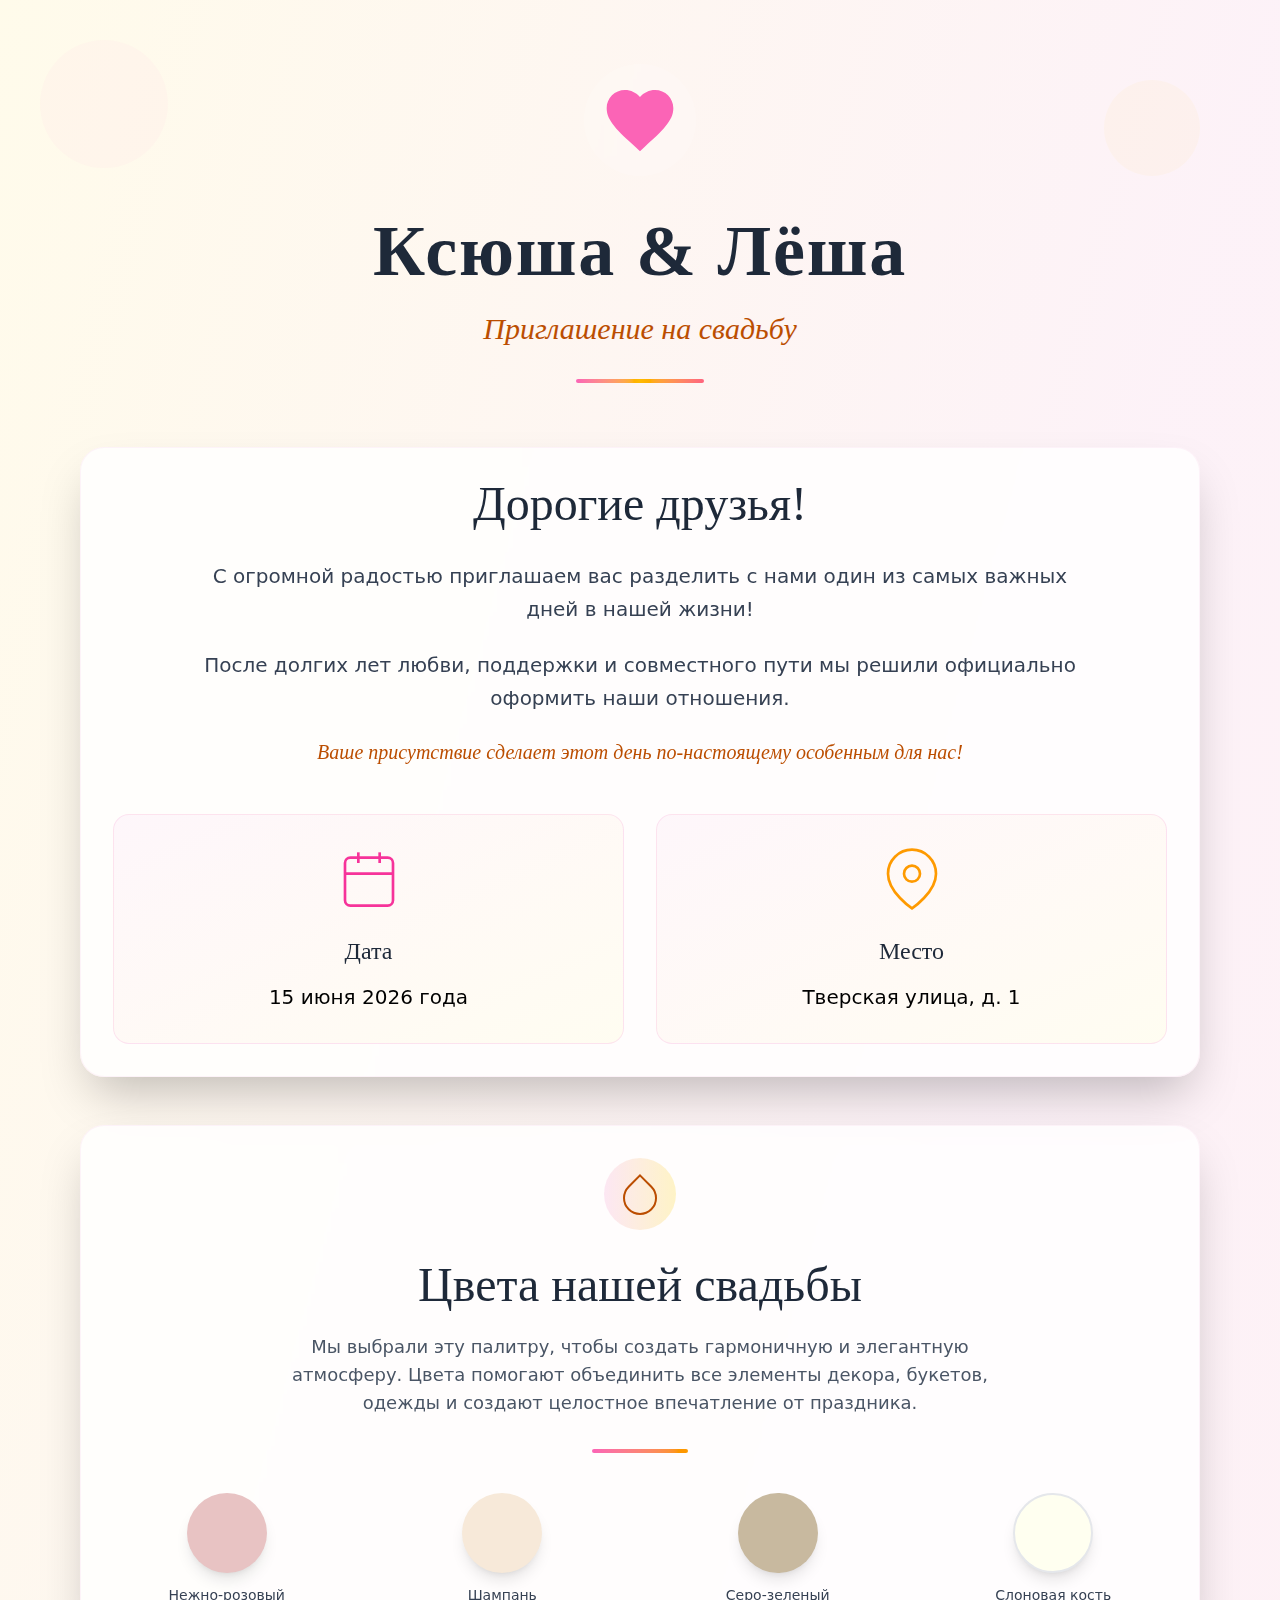
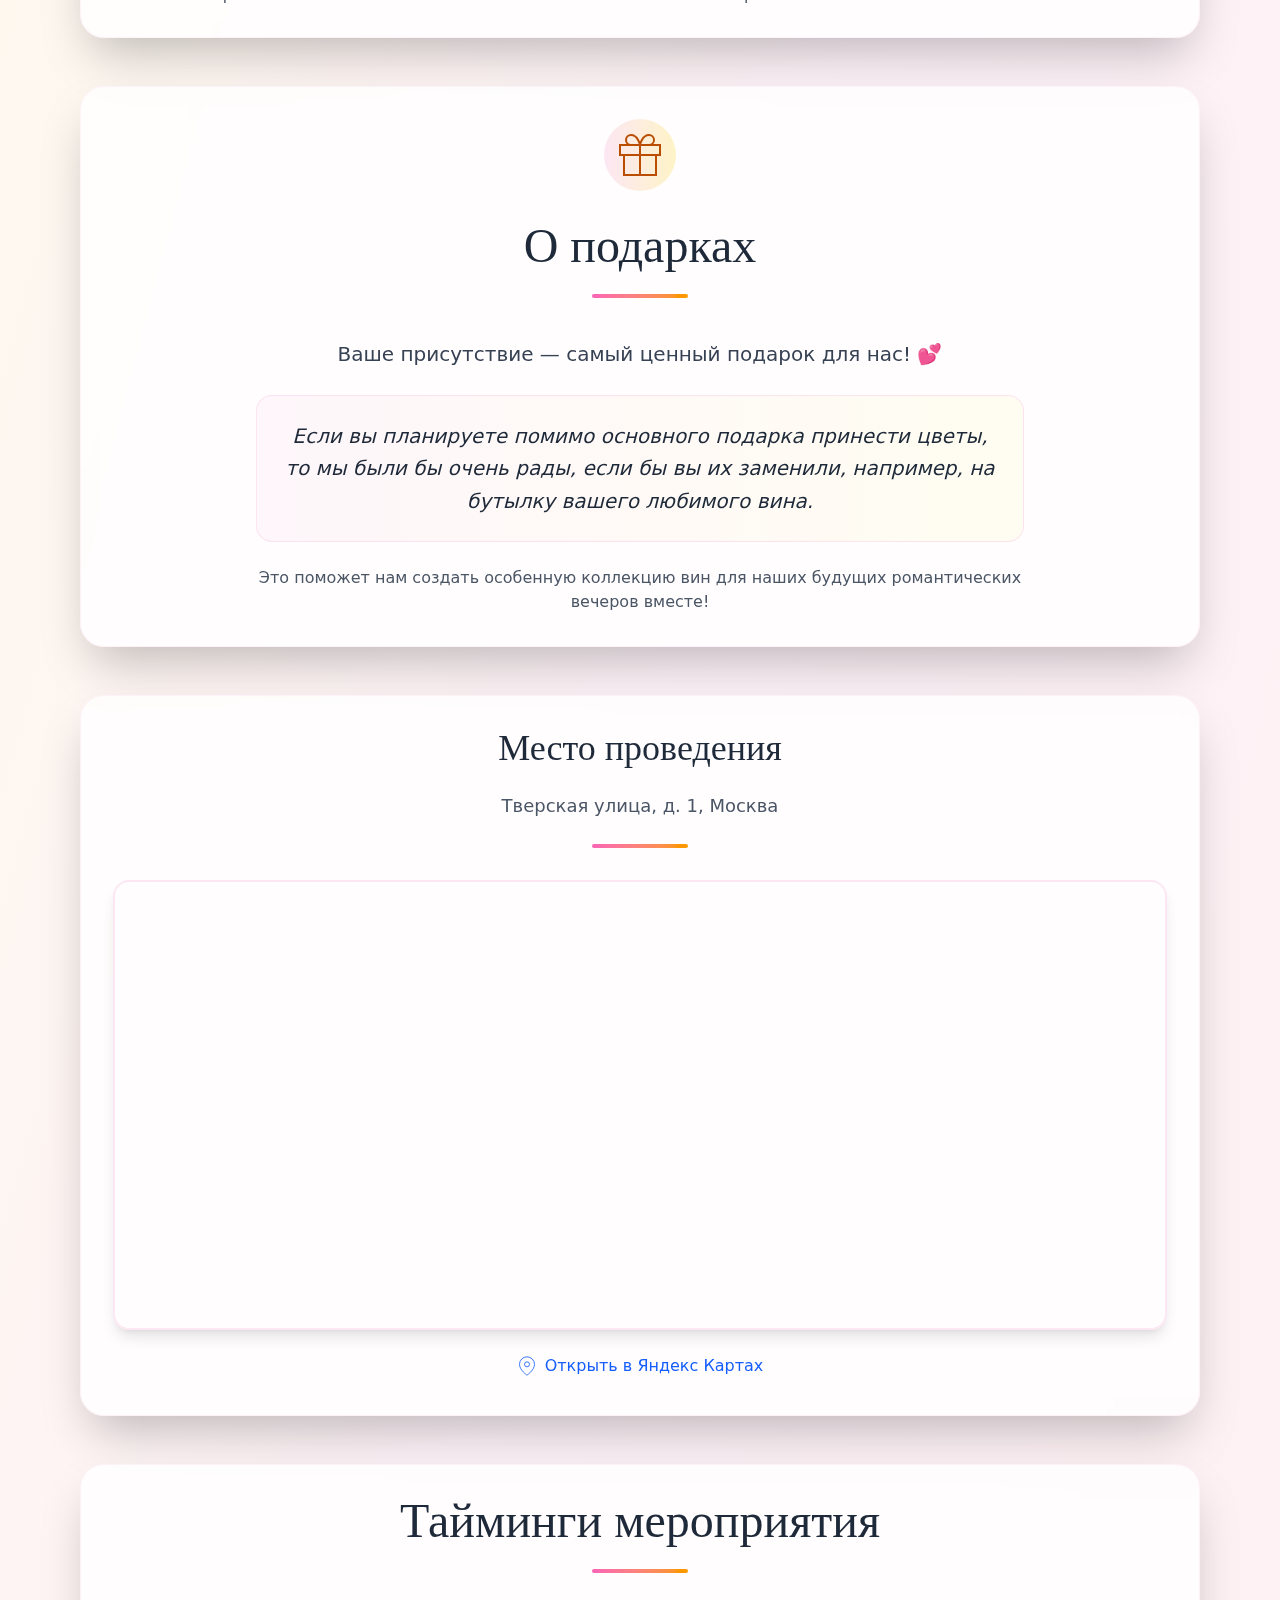
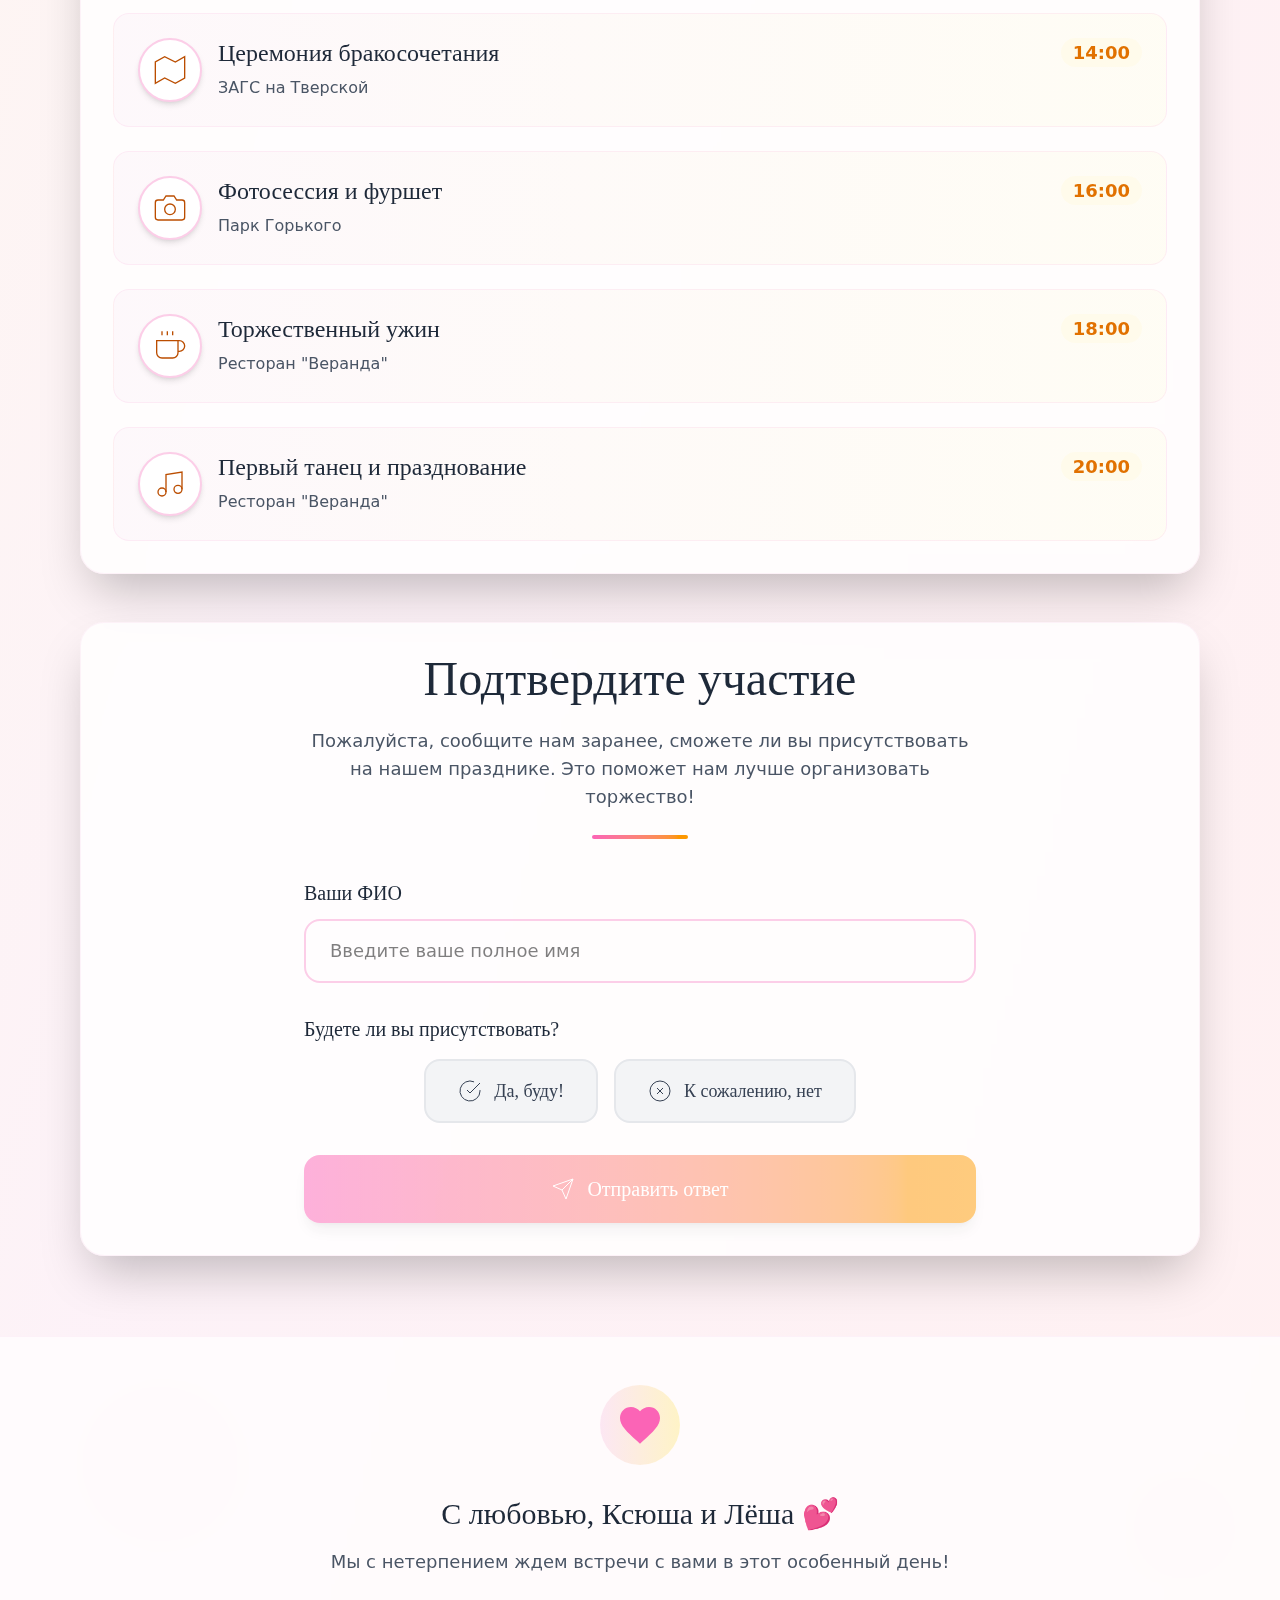
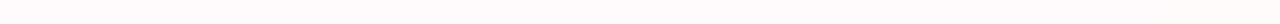
<file: index.html>
<!DOCTYPE html>
<html lang="ru">
<head>
    <meta charset="UTF-8">
    <meta name="viewport" content="width=device-width, initial-scale=1.0">
    <title>Свадьба Ксюши и Лёши - 15 июня 2026</title>
    
    <link rel="preconnect" href="https://fonts.googleapis.com">
    <link rel="preconnect" href="https://fonts.gstatic.com" crossorigin>
    <link href="https://fonts.googleapis.com/css2?family=Playfair+Display:ital,wght@0,400;0,700;1,400&display=swap" rel="stylesheet">
    
    <link rel="stylesheet" href="styles.css"> 
</head>
<body class="min-h-screen bg-gradient-to-br from-amber-50 via-pink-50 to-rose-50 relative overflow-x-hidden">
    
    <div class="absolute inset-0 opacity-5 pointer-events-none">
        <div class="absolute top-10 left-10 w-32 h-32 rounded-full bg-pink-300"></div>
        <div class="absolute top-20 right-20 w-24 h-24 rounded-full bg-amber-300"></div>
        <div class="absolute bottom-20 left-20 w-40 h-40 rounded-full bg-rose-300"></div>
        <div class="absolute bottom-10 right-10 w-28 h-28 rounded-full bg-pink-200"></div>
    </div>

    <header class="text-center py-16 px-4 relative z-10">
        <div class="max-w-4xl mx-auto">
            <div class="inline-block p-4 bg-white/20 backdrop-blur-sm rounded-full mb-8">
                <svg class="w-20 h-20 mx-auto text-pink-400" fill="currentColor" viewBox="0 0 24 24">
                    <path d="M12 21.35l-1.45-1.32C5.4 15.36 2 12.28 2 8.5 2 5.42 4.42 3 7.5 3c1.74 0 3.41.81 4.5 2.09C13.09 3.81 14.76 3 16.5 3 19.58 3 22 5.42 22 8.5c0 3.78-3.4 6.86-8.55 11.54L12 21.35z"/>
                </svg>
            </div>
            <h1 class="text-5xl md:text-7xl font-bold mb-6 tracking-wide font-serif text-gray-800">Ксюша & Лёша</h1>
            <p class="text-2xl md:text-3xl font-light italic font-serif text-amber-700">Приглашение на свадьбу</p>
            <div class="w-32 h-1 bg-gradient-to-r from-pink-400 via-amber-400 to-rose-400 mx-auto mt-8 rounded-full"></div>
        </div>
    </header>

    <main class="max-w-6xl mx-auto px-4 pb-20 relative z-10">
        
        <section class="bg-white/80 backdrop-blur-sm rounded-3xl shadow-2xl p-8 mb-12 border border-pink-100/50">
            <div class="text-center mb-8">
                <h2 class="text-3xl md:text-5xl font-serif mb-8 text-gray-800">Дорогие друзья!</h2>
                <div class="text-lg md:text-xl leading-relaxed text-gray-700 max-w-4xl mx-auto font-light">
                    <p class="mb-6">С огромной радостью приглашаем вас разделить с нами один из самых важных дней в нашей жизни!</p>
                    <p class="mb-6">После долгих лет любви, поддержки и совместного пути мы решили официально оформить наши отношения.</p>
                    <p class="text-xl font-medium italic font-serif text-amber-700">Ваше присутствие сделает этот день по-настоящему особенным для нас!</p>
                </div>
            </div>

            <div class="grid md:grid-cols-2 gap-8 mt-12">
                <div class="text-center p-8 bg-gradient-to-br from-pink-50/70 to-amber-50/70 rounded-2xl backdrop-blur-sm border border-pink-200/50">
                    <svg class="w-16 h-16 mx-auto mb-6 text-pink-500" fill="none" stroke="currentColor" viewBox="0 0 24 24">
                        <rect x="3" y="4" width="18" height="18" rx="2" ry="2"></rect>
                        <line x1="16" y1="2" x2="16" y2="6"></line>
                        <line x1="8" y1="2" x2="8" y2="6"></line>
                        <line x1="3" y1="10" x2="21" y2="10"></line>
                    </svg>
                    <h3 class="text-2xl font-serif mb-4 text-gray-800">Дата</h3>
                    <p class="text-xl">15 июня 2026 года</p>
                </div>
                <div class="text-center p-8 bg-gradient-to-br from-pink-50/70 to-amber-50/70 rounded-2xl backdrop-blur-sm border border-pink-200/50">
                    <svg class="w-16 h-16 mx-auto mb-6 text-amber-500" fill="none" stroke="currentColor" viewBox="0 0 24 24">
                        <path d="M21 10c0 7-9 13-9 13s-9-6-9-13a9 9 0 0 1 18 0z"></path>
                        <circle cx="12" cy="10" r="3"></circle>
                    </svg>
                    <h3 class="text-2xl font-serif mb-4 text-gray-800">Место</h3>
                    <p class="text-xl">Тверская улица, д. 1</p>
                </div>
            </div>
        </section>

        <section class="bg-white/80 backdrop-blur-sm rounded-3xl shadow-2xl p-8 mb-12 border border-pink-100/50">
            <div class="text-center mb-10">
                <div class="inline-block p-3 bg-gradient-to-r from-pink-100 to-amber-100 rounded-full mb-6">
                    <svg class="w-12 h-12 mx-auto text-amber-700" fill="none" stroke="currentColor" viewBox="0 0 24 24">
                        <path d="M12 2.69l5.66 5.66a8 8 0 1 1-11.31 0z"></path>
                    </svg>
                </div>
                <h2 class="text-3xl md:text-5xl font-serif mb-6 text-gray-800">Цвета нашей свадьбы</h2>
                <p class="text-lg text-gray-600 max-w-3xl mx-auto font-light mb-8">
                    Мы выбрали эту палитру, чтобы создать гармоничную и элегантную атмосферу. 
                    Цвета помогают объединить все элементы декора, букетов, одежды и создают целостное впечатление от праздника.
                </p>
                <div class="w-24 h-1 bg-gradient-to-r from-pink-400 to-amber-500 mx-auto rounded-full"></div>
            </div>

            <div class="grid grid-cols-2 md:grid-cols-4 gap-6 md:gap-12 justify-items-center">
                <div class="text-center">
                    <div class="w-20 h-20 rounded-full mb-3 shadow-lg mx-auto" style="background-color: #e8c3c3"></div>
                    <p class="text-sm font-medium text-gray-700">Нежно-розовый</p>
                </div>
                <div class="text-center">
                    <div class="w-20 h-20 rounded-full mb-3 shadow-lg mx-auto" style="background-color: #f7e9d9"></div>
                    <p class="text-sm font-medium text-gray-700">Шампань</p>
                </div>
                <div class="text-center">
                    <div class="w-20 h-20 rounded-full mb-3 shadow-lg mx-auto" style="background-color: #c8b99f"></div>
                    <p class="text-sm font-medium text-gray-700">Серо-зеленый</p>
                </div>
                <div class="text-center">
                    <div class="w-20 h-20 rounded-full mb-3 shadow-lg border-2 border-gray-200 mx-auto" style="background-color: #fffff0"></div>
                    <p class="text-sm font-medium text-gray-700">Слоновая кость</p>
                </div>
            </div>
        </section>

        <section class="bg-white/80 backdrop-blur-sm rounded-3xl shadow-2xl p-8 mb-12 border border-pink-100/50">
            <div class="text-center mb-10">
                <div class="inline-block p-3 bg-gradient-to-r from-pink-100 to-amber-100 rounded-full mb-6">
                    <svg class="w-12 h-12 mx-auto text-amber-700" fill="none" stroke="currentColor" viewBox="0 0 24 24">
                        <polyline points="20 12 20 22 4 22 4 12"></polyline>
                        <rect x="2" y="7" width="20" height="5"></rect>
                        <line x1="12" y1="22" x2="12" y2="7"></line>
                        <path d="M12 7H7.5a2.5 2.5 0 0 1 0-5C11 2 12 7 12 7z"></path>
                        <path d="M12 7h4.5a2.5 2.5 0 0 0 0-5C13 2 12 7 12 7z"></path>
                    </svg>
                </div>
                <h2 class="text-3xl md:text-5xl font-serif mb-6 text-gray-800">О подарках</h2>
                <div class="w-24 h-1 bg-gradient-to-r from-pink-400 to-amber-500 mx-auto rounded-full mb-8"></div>
            </div>

            <div class="max-w-3xl mx-auto text-center">
                <p class="text-lg md:text-xl leading-relaxed text-gray-700 font-light mb-6">Ваше присутствие — самый ценный подарок для нас! 💕</p>
                <div class="bg-gradient-to-r from-pink-50/70 to-amber-50/70 rounded-2xl p-6 border border-pink-200/50">
                    <p class="text-lg md:text-xl leading-relaxed text-gray-800 font-medium italic">
                        Если вы планируете помимо основного подарка принести цветы, то мы были бы очень рады, 
                        если бы вы их заменили, например, на бутылку вашего любимого вина.
                    </p>
                </div>
                <p class="text-gray-600 mt-6 font-light">Это поможет нам создать особенную коллекцию вин для наших будущих романтических вечеров вместе!</p>
            </div>
        </section>

        <section class="bg-white/80 backdrop-blur-sm rounded-3xl shadow-2xl p-8 mb-12 border border-pink-100/50">
            <div class="text-center mb-8">
                <h2 class="text-3xl md:text-4xl font-serif mb-6 text-gray-800">Место проведения</h2>
                <p class="text-lg text-gray-600 mb-6">Тверская улица, д. 1, Москва</p>
                <div class="w-24 h-1 bg-gradient-to-r from-pink-400 to-amber-500 mx-auto rounded-full mb-8"></div>
            </div>
            
            <div class="relative w-full rounded-2xl overflow-hidden shadow-lg border-2 border-pink-100" style="height: 450px;">
                <iframe src="https://yandex.ru/map-widget/v1/?ll=37.610831%2C55.760806&z=17&l=map&pt=37.610831,55.760806,pm2rdm" width="100%" height="450" frameborder="0" allowfullscreen="true" style="position:relative;" loading="lazy"></iframe>
            </div>
            
            <div class="text-center mt-6">
                <a href="https://yandex.ru/maps/?pt=37.610831,55.760806&z=17&l=map" target="_blank" class="inline-flex items-center space-x-2 text-blue-600 hover:text-blue-800 font-medium transition-colors">
                    <svg class="w-5 h-5" fill="none" stroke="currentColor" viewBox="0 0 24 24">
                        <path d="M21 10c0 7-9 13-9 13s-9-6-9-13a9 9 0 0 1 18 0z"></path>
                        <circle cx="12" cy="10" r="3"></circle>
                    </svg>
                    <span>Открыть в Яндекс Картах</span>
                </a>
            </div>
        </section>

        <section class="bg-white/80 backdrop-blur-sm rounded-3xl shadow-2xl p-6 md:p-8 mb-12 border border-pink-100/50">
            <div class="text-center mb-10">
                <h2 class="text-3xl md:text-5xl font-serif mb-6 text-gray-800">Тайминги мероприятия</h2>
                <div class="w-24 h-1 bg-gradient-to-r from-pink-400 to-amber-500 mx-auto rounded-full"></div>
            </div>

            <div class="space-y-6">
                <div class="flex items-start space-x-4 p-4 md:p-6 bg-gradient-to-r from-pink-50/50 to-amber-50/50 rounded-2xl backdrop-blur-sm border border-pink-200/30 hover:shadow-lg transition-all duration-300">
                    <div class="flex-shrink-0 w-12 h-12 md:w-16 md:h-16 rounded-full bg-white flex items-center justify-center shadow-md border-2 border-pink-200">
                        <svg class="w-6 h-6 md:w-8 md:h-8 text-amber-700" fill="none" stroke="currentColor" viewBox="0 0 24 24">
                            <polygon points="1 6 1 22 8 18 16 22 23 18 23 2 16 6 8 2 1 6"></polygon>
                        </svg>
                    </div>
                    <div class="flex-1 text-left">
                        <div class="flex flex-col sm:flex-row sm:items-center sm:justify-between gap-1 md:gap-2">
                            <h3 class="text-lg md:text-2xl font-serif font-medium text-gray-800 leading-tight">Церемония бракосочетания</h3>
                            <div class="mt-1 sm:mt-0">
                                <span class="text-sm md:text-lg font-semibold text-amber-600 bg-amber-50 px-3 py-1 rounded-full whitespace-nowrap">14:00</span>
                            </div>
                        </div>
                        <p class="text-gray-600 mt-1 md:mt-2 text-sm md:text-base">ЗАГС на Тверской</p>
                    </div>
                </div>

                <div class="flex items-start space-x-4 p-4 md:p-6 bg-gradient-to-r from-pink-50/50 to-amber-50/50 rounded-2xl backdrop-blur-sm border border-pink-200/30 hover:shadow-lg transition-all duration-300">
                    <div class="flex-shrink-0 w-12 h-12 md:w-16 md:h-16 rounded-full bg-white flex items-center justify-center shadow-md border-2 border-pink-200">
                        <svg class="w-6 h-6 md:w-8 md:h-8 text-amber-700" fill="none" stroke="currentColor" viewBox="0 0 24 24">
                            <path d="M23 19a2 2 0 0 1-2 2H3a2 2 0 0 1-2-2V8a2 2 0 0 1 2-2h4l2-3h6l2 3h4a2 2 0 0 1 2 2z"></path>
                            <circle cx="12" cy="13" r="4"></circle>
                        </svg>
                    </div>
                    <div class="flex-1 text-left">
                        <div class="flex flex-col sm:flex-row sm:items-center sm:justify-between gap-1 md:gap-2">
                            <h3 class="text-lg md:text-2xl font-serif font-medium text-gray-800 leading-tight">Фотосессия и фуршет</h3>
                            <div class="mt-1 sm:mt-0">
                                <span class="text-sm md:text-lg font-semibold text-amber-600 bg-amber-50 px-3 py-1 rounded-full whitespace-nowrap">16:00</span>
                            </div>
                        </div>
                        <p class="text-gray-600 mt-1 md:mt-2 text-sm md:text-base">Парк Горького</p>
                    </div>
                </div>

                <div class="flex items-start space-x-4 p-4 md:p-6 bg-gradient-to-r from-pink-50/50 to-amber-50/50 rounded-2xl backdrop-blur-sm border border-pink-200/30 hover:shadow-lg transition-all duration-300">
                    <div class="flex-shrink-0 w-12 h-12 md:w-16 md:h-16 rounded-full bg-white flex items-center justify-center shadow-md border-2 border-pink-200">
                        <svg class="w-6 h-6 md:w-8 md:h-8 text-amber-700" fill="none" stroke="currentColor" viewBox="0 0 24 24">
                            <path d="M18 8h1a4 4 0 0 1 0 8h-1M2 8h16v9a4 4 0 0 1-4 4H6a4 4 0 0 1-4-4V8z"></path>
                            <line x1="6" y1="1" x2="6" y2="4"></line>
                            <line x1="10" y1="1" x2="10" y2="4"></line>
                            <line x1="14" y1="1" x2="14" y2="4"></line>
                        </svg>
                    </div>
                    <div class="flex-1 text-left">
                        <div class="flex flex-col sm:flex-row sm:items-center sm:justify-between gap-1 md:gap-2">
                            <h3 class="text-lg md:text-2xl font-serif font-medium text-gray-800 leading-tight">Торжественный ужин</h3>
                            <div class="mt-1 sm:mt-0">
                                <span class="text-sm md:text-lg font-semibold text-amber-600 bg-amber-50 px-3 py-1 rounded-full whitespace-nowrap">18:00</span>
                            </div>
                        </div>
                        <p class="text-gray-600 mt-1 md:mt-2 text-sm md:text-base">Ресторан "Веранда"</p>
                    </div>
                </div>

                <div class="flex items-start space-x-4 p-4 md:p-6 bg-gradient-to-r from-pink-50/50 to-amber-50/50 rounded-2xl backdrop-blur-sm border border-pink-200/30 hover:shadow-lg transition-all duration-300">
                    <div class="flex-shrink-0 w-12 h-12 md:w-16 md:h-16 rounded-full bg-white flex items-center justify-center shadow-md border-2 border-pink-200">
                        <svg class="w-6 h-6 md:w-8 md:h-8 text-amber-700" fill="none" stroke="currentColor" viewBox="0 0 24 24">
                            <path d="M9 18V5l12-2v13"></path>
                            <circle cx="6" cy="18" r="3"></circle>
                            <circle cx="18" cy="16" r="3"></circle>
                        </svg>
                    </div>
                    <div class="flex-1 text-left">
                        <div class="flex flex-col sm:flex-row sm:items-center sm:justify-between gap-1 md:gap-2">
                            <h3 class="text-lg md:text-2xl font-serif font-medium text-gray-800 leading-tight">Первый танец и празднование</h3>
                            <div class="mt-1 sm:mt-0">
                                <span class="text-sm md:text-lg font-semibold text-amber-600 bg-amber-50 px-3 py-1 rounded-full whitespace-nowrap">20:00</span>
                            </div>
                        </div>
                        <p class="text-gray-600 mt-1 md:mt-2 text-sm md:text-base">Ресторан "Веранда"</p>
                    </div>
                </div>
            </div>
        </section>

        <section class="bg-white/80 backdrop-blur-sm rounded-3xl shadow-2xl p-8 border border-pink-100/50">
            <div class="text-center mb-10">
                <h2 class="text-3xl md:text-5xl font-serif mb-6 text-gray-800">Подтвердите участие</h2>
                <p class="text-lg text-gray-600 max-w-2xl mx-auto font-light">
                    Пожалуйста, сообщите нам заранее, сможете ли вы присутствовать на нашем празднике. 
                    Это поможет нам лучше организовать торжество!
                </p>
                <div class="w-24 h-1 bg-gradient-to-r from-pink-400 to-amber-500 mx-auto rounded-full mt-6"></div>
            </div>

            <div id="successModal" class="fixed inset-0 bg-black/50 flex items-center justify-center z-50 hidden">
                <div class="bg-white rounded-2xl p-8 max-w-md w-full mx-4 shadow-2xl">
                    <div class="text-center">
                        <div class="inline-flex items-center justify-center w-16 h-16 rounded-full bg-green-100 mb-6">
                            <svg class="w-8 h-8 text-green-600" fill="none" stroke="currentColor" viewBox="0 0 24 24">
                                <path stroke-linecap="round" stroke-linejoin="round" stroke-width="2" d="M5 13l4 4L19 7"></path>
                            </svg>
                        </div>
                        <h3 class="text-2xl font-serif font-bold text-gray-800 mb-4">Спасибо за ответ!</h3>
                        <p class="text-gray-600 mb-6">Мы рады, что вы с нами в этот особенный день!</p>
                        <button id="closeModal" class="w-full py-3 bg-gradient-to-r from-pink-400 to-amber-500 hover:from-pink-500 hover:to-amber-600 text-white font-serif rounded-xl transition-all transform hover:scale-[1.02]">
                            Закрыть
                        </button>
                    </div>
                </div>
            </div>

            <form id="rsvpForm" class="max-w-2xl mx-auto">
                <div class="mb-8">
                    <label for="name" class="block text-xl font-serif mb-3 text-gray-800">Ваши ФИО</label>
                    <input type="text" id="name" name="name" class="w-full px-6 py-4 border-2 border-pink-200 rounded-2xl focus:ring-3 focus:ring-pink-300 focus:border-transparent outline-none transition-all text-lg" placeholder="Введите ваше полное имя" required />
                </div>

                <div style="position: absolute; left: -9999px; opacity: 0;">
                    <label for="fax_number">Fax Number</label>
                    <input type="text" id="fax_number" name="fax_number" tabindex="-1" autocomplete="off">
                </div>

                <div class="mb-8">
                    <label class="block text-xl font-serif mb-4 text-gray-800">Будете ли вы присутствовать?</label>
                    <input type="hidden" id="attending" name="attending" value="">
                    <div class="flex flex-wrap gap-4 justify-center">
                        <button type="button" id="attendYes" onclick="selectAttending('yes')" class="flex items-center space-x-3 px-8 py-4 rounded-2xl font-serif text-lg transition-all transform hover:scale-105 bg-gray-100 text-gray-700 hover:bg-gray-200 border-2 border-gray-200">
                            <svg class="w-6 h-6" fill="none" stroke="currentColor" viewBox="0 0 24 24">
                                <path d="M22 11.08V12a10 10 0 1 1-5.93-9.14"></path>
                                <polyline points="22 4 12 14.01 9 11.01"></polyline>
                            </svg>
                            <span>Да, буду!</span>
                        </button>
                        <button type="button" id="attendNo" onclick="selectAttending('no')" class="flex items-center space-x-3 px-8 py-4 rounded-2xl font-serif text-lg transition-all transform hover:scale-105 bg-gray-100 text-gray-700 hover:bg-gray-200 border-2 border-gray-200">
                            <svg class="w-6 h-6" fill="none" stroke="currentColor" viewBox="0 0 24 24">
                                <circle cx="12" cy="12" r="10"></circle>
                                <line x1="15" y1="9" x2="9" y2="15"></line>
                                <line x1="9" y1="9" x2="15" y2="15"></line>
                            </svg>
                            <span>К сожалению, нет</span>
                        </button>
                    </div>
                </div>

                <button type="submit" id="submitBtn" class="w-full bg-gradient-to-r from-pink-400 to-amber-500 hover:from-pink-500 hover:to-amber-600 text-white font-serif text-xl py-5 px-8 rounded-2xl transition-all transform hover:scale-105 disabled:opacity-50 disabled:cursor-not-allowed flex items-center justify-center space-x-3 shadow-lg hover:shadow-xl" disabled>
                    <svg class="w-6 h-6" fill="none" stroke="currentColor" viewBox="0 0 24 24">
                        <line x1="22" y1="2" x2="11" y2="13"></line>
                        <polygon points="22 2 15 22 11 13 2 9 22 2"></polygon>
                    </svg>
                    <span>Отправить ответ</span>
                </button>
            </form>
        </section>
    </main>

    <footer class="text-center py-12 px-4 bg-white/70 backdrop-blur-sm border-t border-pink-100/50 relative z-10">
        <div class="max-w-4xl mx-auto">
            <div class="inline-block p-4 bg-gradient-to-r from-pink-100 to-amber-100 rounded-full mb-6">
                <svg class="w-12 h-12 text-pink-400" fill="currentColor" viewBox="0 0 24 24">
                    <path d="M12 21.35l-1.45-1.32C5.4 15.36 2 12.28 2 8.5 2 5.42 4.42 3 7.5 3c1.74 0 3.41.81 4.5 2.09C13.09 3.81 14.76 3 16.5 3 19.58 3 22 5.42 22 8.5c0 3.78-3.4 6.86-8.55 11.54L12 21.35z"/>
                </svg>
            </div>
            <p class="text-2xl md:text-3xl font-serif mb-4 text-gray-800">С любовью, Ксюша и Лёша 💕</p>
            <p class="text-lg text-gray-600 font-light">Мы с нетерпением ждем встречи с вами в этот особенный день!</p>
        </div>
    </footer>

    <script>
        function selectAttending(value) {
            const yesBtn = document.getElementById('attendYes');
            const noBtn = document.getElementById('attendNo');
            const hiddenInput = document.getElementById('attending');
            const submitBtn = document.getElementById('submitBtn');
            
            // Reset buttons
            yesBtn.className = 'flex items-center space-x-3 px-8 py-4 rounded-2xl font-serif text-lg transition-all transform hover:scale-105 bg-gray-100 text-gray-700 hover:bg-gray-200 border-2 border-gray-200';
            noBtn.className = 'flex items-center space-x-3 px-8 py-4 rounded-2xl font-serif text-lg transition-all transform hover:scale-105 bg-gray-100 text-gray-700 hover:bg-gray-200 border-2 border-gray-200';
            
            // Set selected button
            if (value === 'yes') {
                yesBtn.className += ' bg-green-100 text-green-800 border-2 border-green-300 shadow-lg';
            } else {
                noBtn.className += ' bg-red-100 text-red-800 border-2 border-red-300 shadow-lg';
            }
            
            hiddenInput.value = value;
            submitBtn.disabled = false;
        }

        document.getElementById('rsvpForm').addEventListener('submit', async function(e) {
            e.preventDefault();
            
            const name = document.getElementById('name').value.trim();
            const attending = document.getElementById('attending').value;
            
            if (!name || !attending) {
                return;
            }
            
            // Show loading state
            const submitBtn = document.getElementById('submitBtn');
            const originalText = submitBtn.innerHTML;
            submitBtn.innerHTML = '<span>Отправка...</span>';
            submitBtn.disabled = true;
            
            try {
                const formData = new FormData();
                formData.append('name', name);
                formData.append('attending', attending);

                const response = await fetch('https://script.google.com/macros/s/AKfycbwQC5cjAcMq0MPjWE-hrZ_f7dTXo4CADzjh7W-LoiH-2wAMqB-DlPD_OQoSB-UD88N-bQ/exec', {
                    method: 'POST',
                    body: formData
                });
                
                // Show success modal
                document.getElementById('successModal').classList.remove('hidden');
                
                // Reset form completely
                document.getElementById('name').value = '';
                document.getElementById('attending').value = '';
                document.getElementById('attendYes').className = 'flex items-center space-x-3 px-8 py-4 rounded-2xl font-serif text-lg transition-all transform hover:scale-105 bg-gray-100 text-gray-700 hover:bg-gray-200 border-2 border-gray-200';
                document.getElementById('attendNo').className = 'flex items-center space-x-3 px-8 py-4 rounded-2xl font-serif text-lg transition-all transform hover:scale-105 bg-gray-100 text-gray-700 hover:bg-gray-200 border-2 border-gray-200';
                submitBtn.disabled = true;
                
            } catch (error) {
                console.error('Error:', error);
                alert('Произошла ошибка при отправке. Попробуйте еще раз.');
            } finally {
                submitBtn.innerHTML = originalText;
                submitBtn.disabled = false;
            }
        });

        // Enable submit button when name is entered and attending is selected
        document.getElementById('name').addEventListener('input', function() {
            const name = this.value.trim();
            const attending = document.getElementById('attending').value;
            document.getElementById('submitBtn').disabled = !(name && attending);
        });

        // Close modal functionality
        document.getElementById('closeModal').addEventListener('click', function() {
            document.getElementById('successModal').classList.add('hidden');
        });
        
        // Close modal when clicking outside
        document.getElementById('successModal').addEventListener('click', function(e) {
            if (e.target.id === 'successModal') {
                this.classList.add('hidden');
            }
        });
    </script>
</body>
</html>
</file>
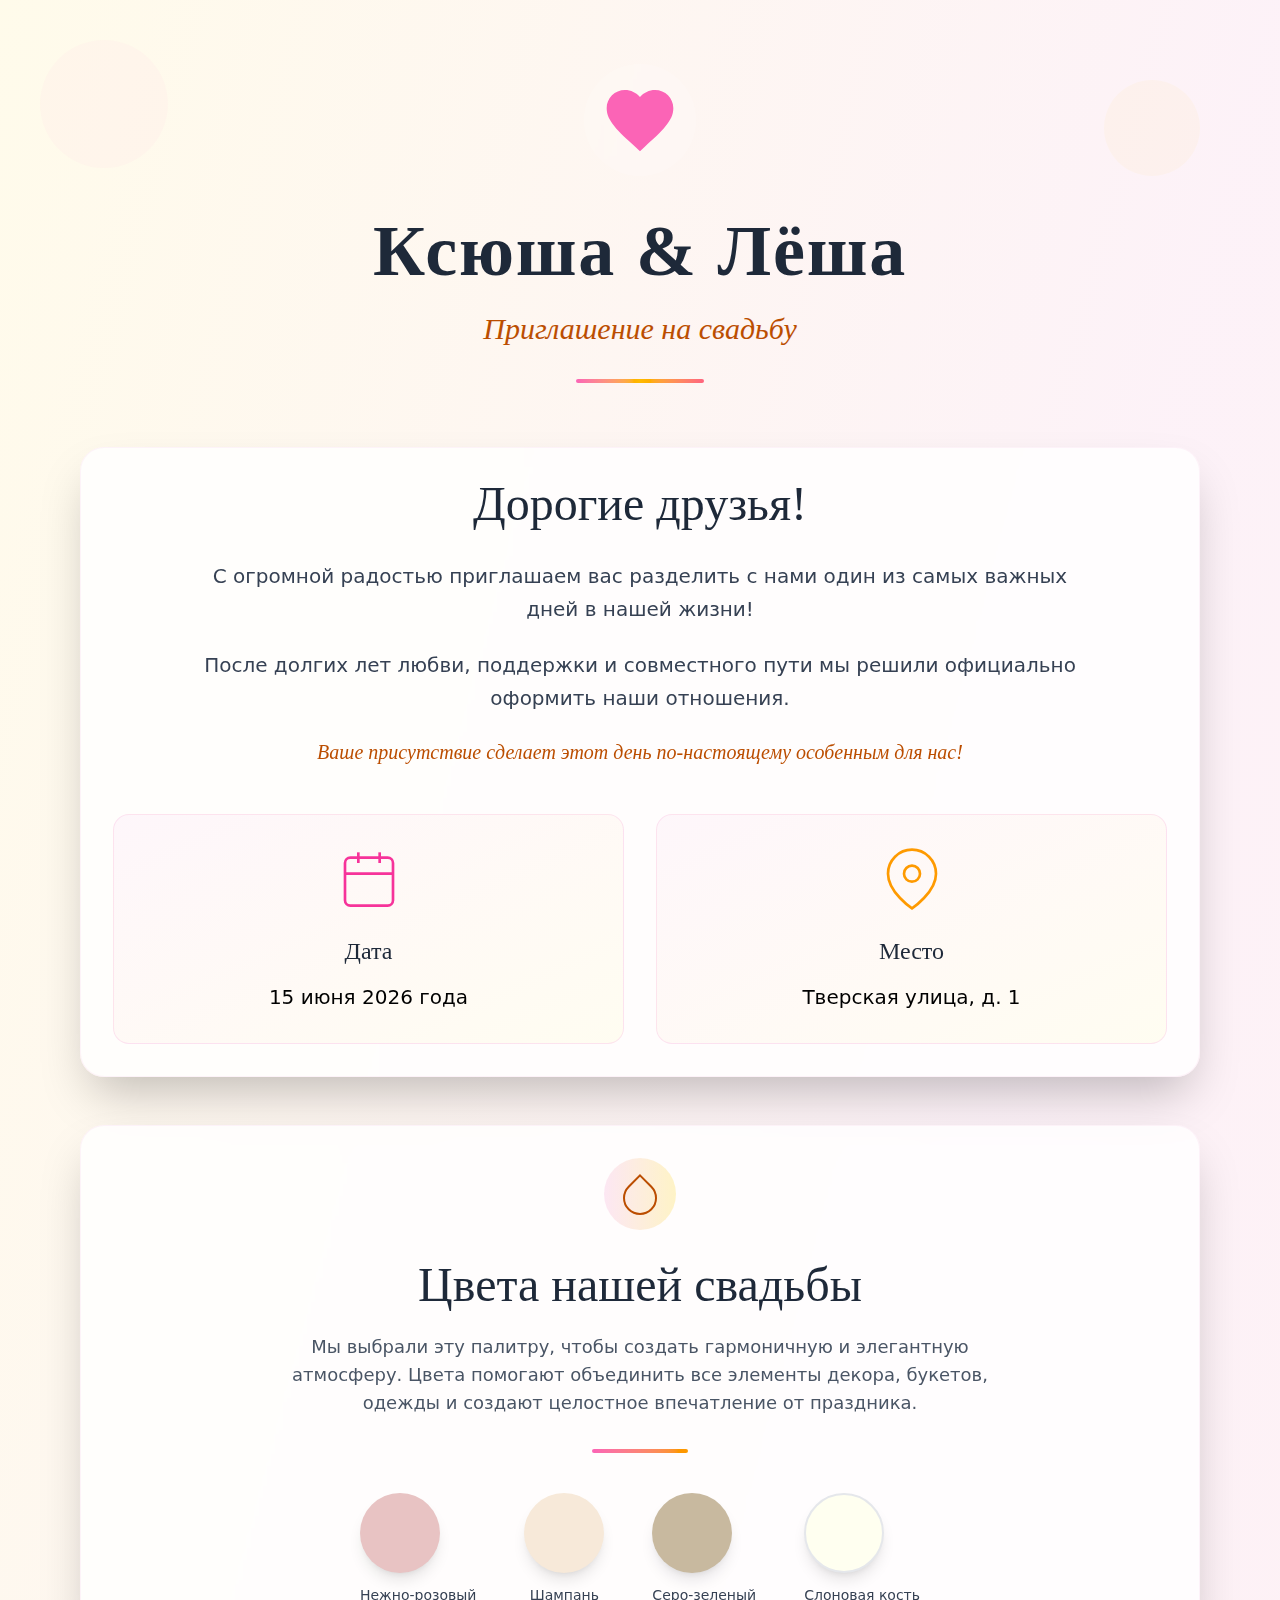
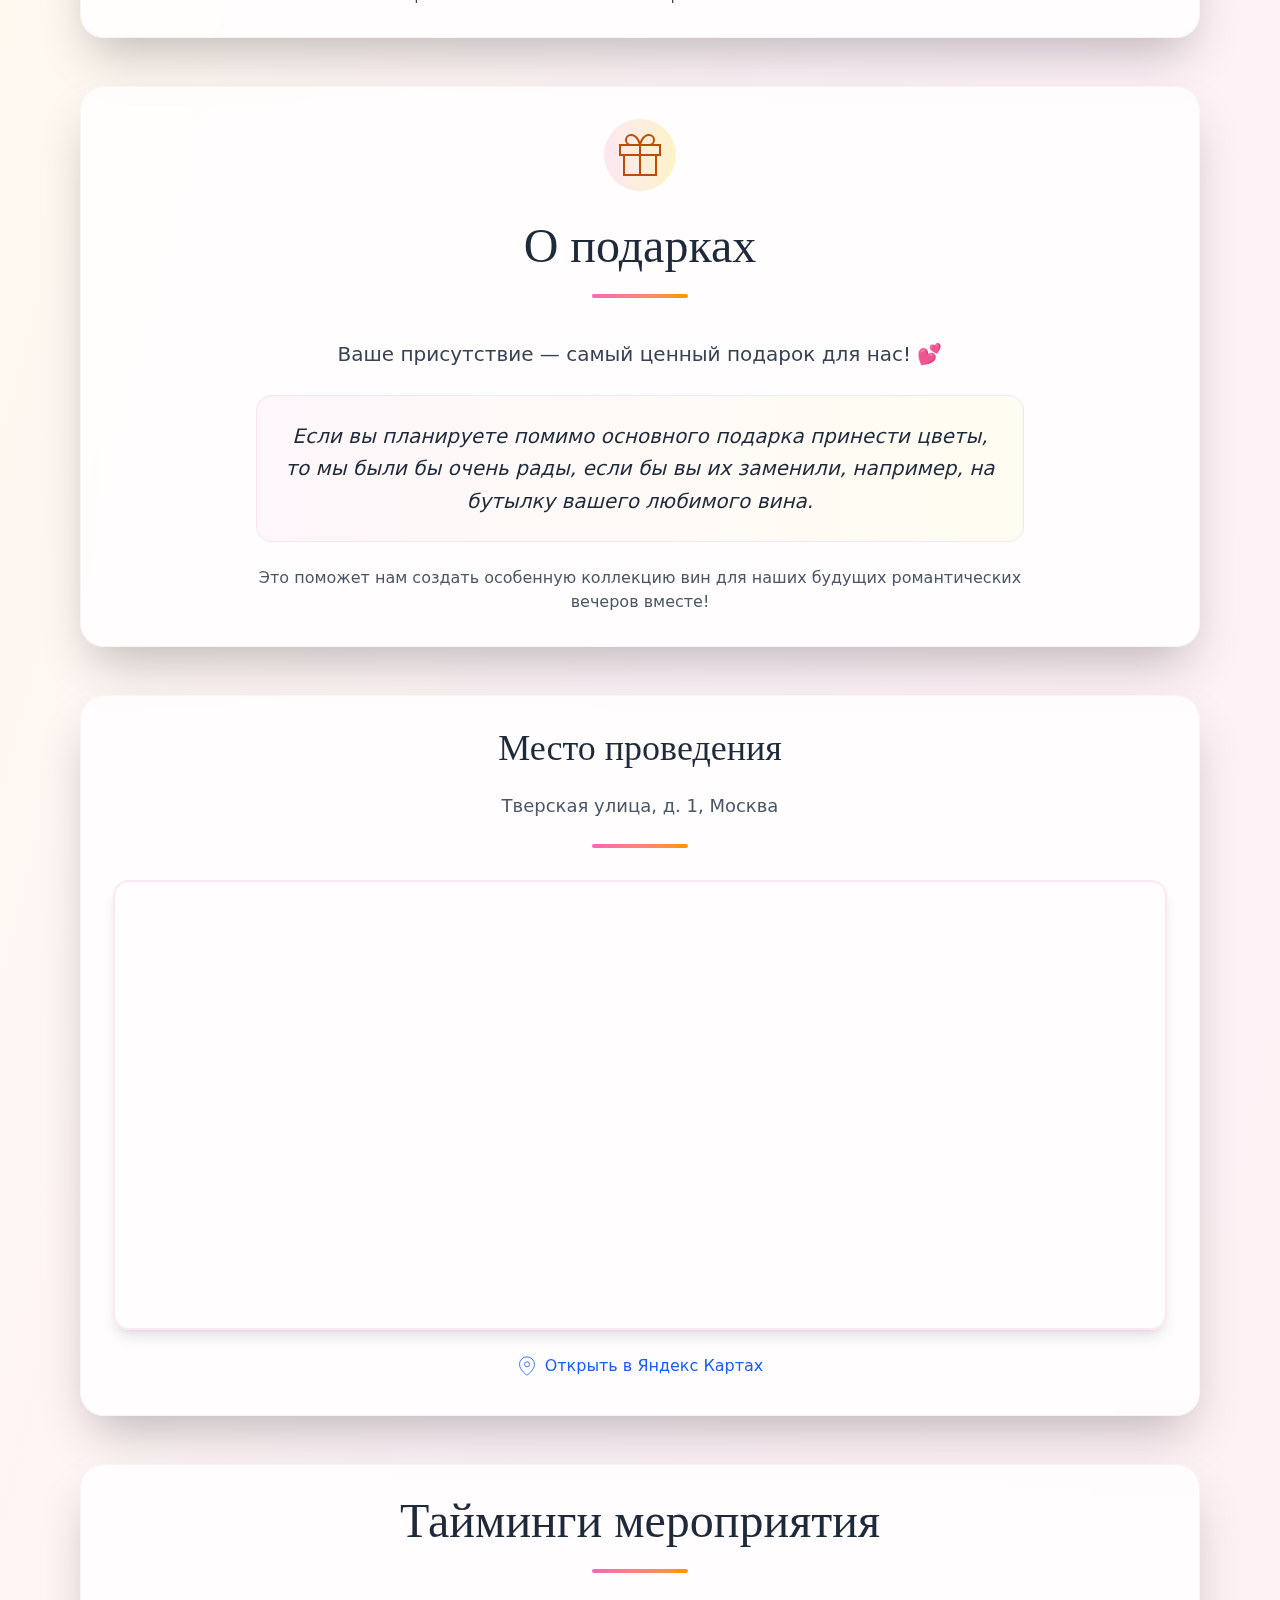
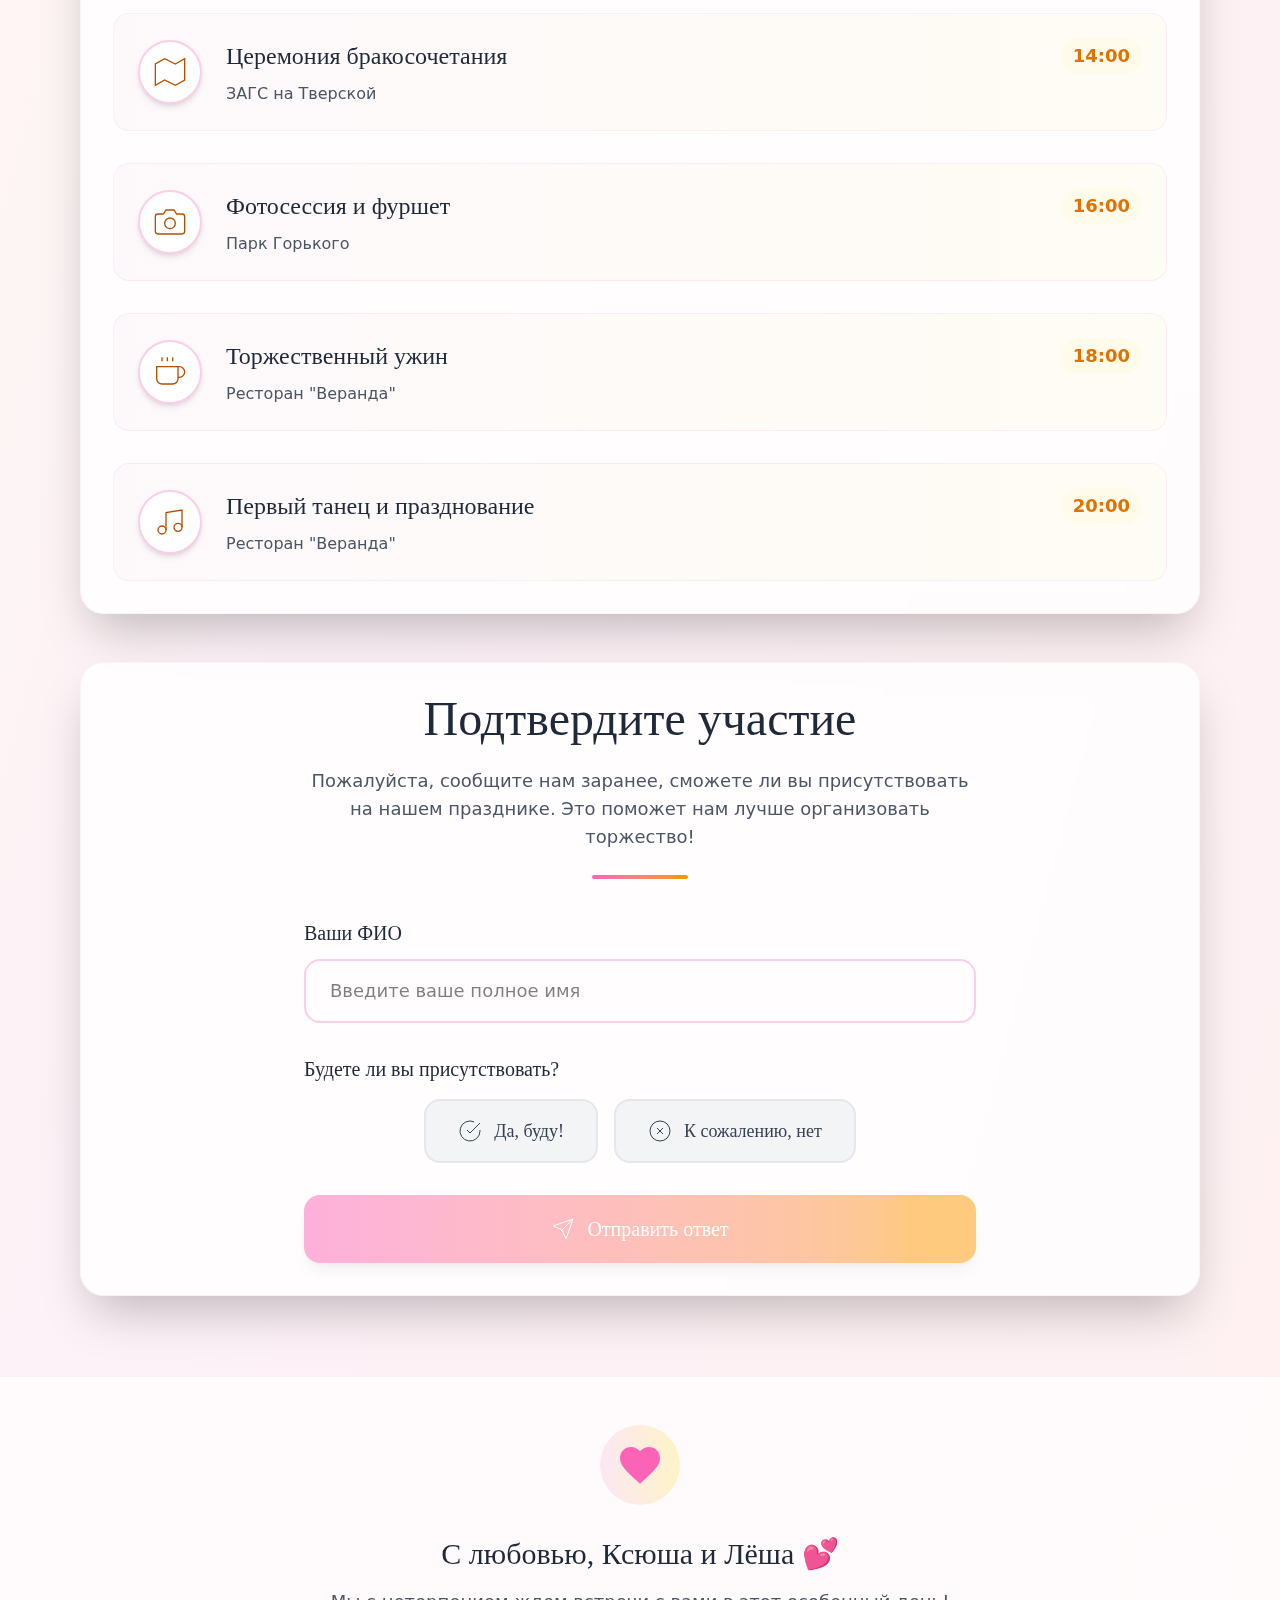
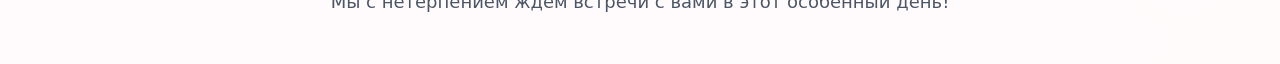
<file: Wedding_invitation_html/index.html>
<!DOCTYPE html>
<html lang="ru">
<head>
    <meta charset="UTF-8">
    <meta name="viewport" content="width=device-width, initial-scale=1.0">
    <title>Свадьба Ксюши и Лёши - 15 июня 2026</title>
    
    <link rel="preconnect" href="https://fonts.googleapis.com">
    <link rel="preconnect" href="https://fonts.gstatic.com" crossorigin>
    <link href="https://fonts.googleapis.com/css2?family=Playfair+Display:ital,wght@0,400;0,700;1,400&display=swap" rel="stylesheet">
    
    <link rel="stylesheet" href="styles.css"> 
</head>
<body class="min-h-screen bg-gradient-to-br from-amber-50 via-pink-50 to-rose-50 relative overflow-x-hidden">
    
    <div class="absolute inset-0 opacity-5 pointer-events-none">
        <div class="absolute top-10 left-10 w-32 h-32 rounded-full bg-pink-300"></div>
        <div class="absolute top-20 right-20 w-24 h-24 rounded-full bg-amber-300"></div>
        <div class="absolute bottom-20 left-20 w-40 h-40 rounded-full bg-rose-300"></div>
        <div class="absolute bottom-10 right-10 w-28 h-28 rounded-full bg-pink-200"></div>
    </div>

    <header class="text-center py-16 px-4 relative z-10">
        <div class="max-w-4xl mx-auto">
            <div class="inline-block p-4 bg-white/20 backdrop-blur-sm rounded-full mb-8">
                <svg class="w-20 h-20 mx-auto text-pink-400" fill="currentColor" viewBox="0 0 24 24">
                    <path d="M12 21.35l-1.45-1.32C5.4 15.36 2 12.28 2 8.5 2 5.42 4.42 3 7.5 3c1.74 0 3.41.81 4.5 2.09C13.09 3.81 14.76 3 16.5 3 19.58 3 22 5.42 22 8.5c0 3.78-3.4 6.86-8.55 11.54L12 21.35z"/>
                </svg>
            </div>
            <h1 class="text-5xl md:text-7xl font-bold mb-6 tracking-wide font-serif text-gray-800">Ксюша & Лёша</h1>
            <p class="text-2xl md:text-3xl font-light italic font-serif text-amber-700">Приглашение на свадьбу</p>
            <div class="w-32 h-1 bg-gradient-to-r from-pink-400 via-amber-400 to-rose-400 mx-auto mt-8 rounded-full"></div>
        </div>
    </header>

    <main class="max-w-6xl mx-auto px-4 pb-20 relative z-10">
        
        <section class="bg-white/80 backdrop-blur-sm rounded-3xl shadow-2xl p-8 mb-12 border border-pink-100/50">
            <div class="text-center mb-8">
                <h2 class="text-3xl md:text-5xl font-serif mb-8 text-gray-800">Дорогие друзья!</h2>
                <div class="text-lg md:text-xl leading-relaxed text-gray-700 max-w-4xl mx-auto font-light">
                    <p class="mb-6">С огромной радостью приглашаем вас разделить с нами один из самых важных дней в нашей жизни!</p>
                    <p class="mb-6">После долгих лет любви, поддержки и совместного пути мы решили официально оформить наши отношения.</p>
                    <p class="text-xl font-medium italic font-serif text-amber-700">Ваше присутствие сделает этот день по-настоящему особенным для нас!</p>
                </div>
            </div>

            <div class="grid md:grid-cols-2 gap-8 mt-12">
                <div class="text-center p-8 bg-gradient-to-br from-pink-50/70 to-amber-50/70 rounded-2xl backdrop-blur-sm border border-pink-200/50">
                    <svg class="w-16 h-16 mx-auto mb-6 text-pink-500" fill="none" stroke="currentColor" viewBox="0 0 24 24">
                        <rect x="3" y="4" width="18" height="18" rx="2" ry="2"></rect>
                        <line x1="16" y1="2" x2="16" y2="6"></line>
                        <line x1="8" y1="2" x2="8" y2="6"></line>
                        <line x1="3" y1="10" x2="21" y2="10"></line>
                    </svg>
                    <h3 class="text-2xl font-serif mb-4 text-gray-800">Дата</h3>
                    <p class="text-xl">15 июня 2026 года</p>
                </div>
                <div class="text-center p-8 bg-gradient-to-br from-pink-50/70 to-amber-50/70 rounded-2xl backdrop-blur-sm border border-pink-200/50">
                    <svg class="w-16 h-16 mx-auto mb-6 text-amber-500" fill="none" stroke="currentColor" viewBox="0 0 24 24">
                        <path d="M21 10c0 7-9 13-9 13s-9-6-9-13a9 9 0 0 1 18 0z"></path>
                        <circle cx="12" cy="10" r="3"></circle>
                    </svg>
                    <h3 class="text-2xl font-serif mb-4 text-gray-800">Место</h3>
                    <p class="text-xl">Тверская улица, д. 1</p>
                </div>
            </div>
        </section>

        <section class="bg-white/80 backdrop-blur-sm rounded-3xl shadow-2xl p-8 mb-12 border border-pink-100/50">
            <div class="text-center mb-10">
                <div class="inline-block p-3 bg-gradient-to-r from-pink-100 to-amber-100 rounded-full mb-6">
                    <svg class="w-12 h-12 mx-auto text-amber-700" fill="none" stroke="currentColor" viewBox="0 0 24 24">
                        <path d="M12 2.69l5.66 5.66a8 8 0 1 1-11.31 0z"></path>
                    </svg>
                </div>
                <h2 class="text-3xl md:text-5xl font-serif mb-6 text-gray-800">Цвета нашей свадьбы</h2>
                <p class="text-lg text-gray-600 max-w-3xl mx-auto font-light mb-8">
                    Мы выбрали эту палитру, чтобы создать гармоничную и элегантную атмосферу. 
                    Цвета помогают объединить все элементы декора, букетов, одежды и создают целостное впечатление от праздника.
                </p>
                <div class="w-24 h-1 bg-gradient-to-r from-pink-400 to-amber-500 mx-auto rounded-full"></div>
            </div>

            <div class="flex flex-wrap justify-center gap-8 md:gap-12">
                <div class="text-center">
                    <div class="w-20 h-20 rounded-full mb-3 shadow-lg" style="background-color: #e8c3c3"></div>
                    <p class="text-sm font-medium text-gray-700">Нежно-розовый</p>
                </div>
                <div class="text-center">
                    <div class="w-20 h-20 rounded-full mb-3 shadow-lg" style="background-color: #f7e9d9"></div>
                    <p class="text-sm font-medium text-gray-700">Шампань</p>
                </div>
                <div class="text-center">
                    <div class="w-20 h-20 rounded-full mb-3 shadow-lg" style="background-color: #c8b99f"></div>
                    <p class="text-sm font-medium text-gray-700">Серо-зеленый</p>
                </div>
                <div class="text-center">
                    <div class="w-20 h-20 rounded-full mb-3 shadow-lg border-2 border-gray-200" style="background-color: #fffff0"></div>
                    <p class="text-sm font-medium text-gray-700">Слоновая кость</p>
                </div>
            </div>
        </section>

        <section class="bg-white/80 backdrop-blur-sm rounded-3xl shadow-2xl p-8 mb-12 border border-pink-100/50">
            <div class="text-center mb-10">
                <div class="inline-block p-3 bg-gradient-to-r from-pink-100 to-amber-100 rounded-full mb-6">
                    <svg class="w-12 h-12 mx-auto text-amber-700" fill="none" stroke="currentColor" viewBox="0 0 24 24">
                        <polyline points="20 12 20 22 4 22 4 12"></polyline>
                        <rect x="2" y="7" width="20" height="5"></rect>
                        <line x1="12" y1="22" x2="12" y2="7"></line>
                        <path d="M12 7H7.5a2.5 2.5 0 0 1 0-5C11 2 12 7 12 7z"></path>
                        <path d="M12 7h4.5a2.5 2.5 0 0 0 0-5C13 2 12 7 12 7z"></path>
                    </svg>
                </div>
                <h2 class="text-3xl md:text-5xl font-serif mb-6 text-gray-800">О подарках</h2>
                <div class="w-24 h-1 bg-gradient-to-r from-pink-400 to-amber-500 mx-auto rounded-full mb-8"></div>
            </div>

            <div class="max-w-3xl mx-auto text-center">
                <p class="text-lg md:text-xl leading-relaxed text-gray-700 font-light mb-6">Ваше присутствие — самый ценный подарок для нас! 💕</p>
                <div class="bg-gradient-to-r from-pink-50/70 to-amber-50/70 rounded-2xl p-6 border border-pink-200/50">
                    <p class="text-lg md:text-xl leading-relaxed text-gray-800 font-medium italic">
                        Если вы планируете помимо основного подарка принести цветы, то мы были бы очень рады, 
                        если бы вы их заменили, например, на бутылку вашего любимого вина.
                    </p>
                </div>
                <p class="text-gray-600 mt-6 font-light">Это поможет нам создать особенную коллекцию вин для наших будущих романтических вечеров вместе!</p>
            </div>
        </section>

        <section class="bg-white/80 backdrop-blur-sm rounded-3xl shadow-2xl p-8 mb-12 border border-pink-100/50">
            <div class="text-center mb-8">
                <h2 class="text-3xl md:text-4xl font-serif mb-6 text-gray-800">Место проведения</h2>
                <p class="text-lg text-gray-600 mb-6">Тверская улица, д. 1, Москва</p>
                <div class="w-24 h-1 bg-gradient-to-r from-pink-400 to-amber-500 mx-auto rounded-full mb-8"></div>
            </div>
            
            <div class="relative w-full rounded-2xl overflow-hidden shadow-lg border-2 border-pink-100" style="height: 450px;">
                <iframe src="https://yandex.ru/map-widget/v1/?ll=37.610831%2C55.760806&z=17&l=map&pt=37.610831,55.760806,pm2rdm" width="100%" height="450" frameborder="0" allowfullscreen="true" style="position:relative;" loading="lazy"></iframe>
            </div>
            
            <div class="text-center mt-6">
                <a href="https://yandex.ru/maps/?pt=37.610831,55.760806&z=17&l=map" target="_blank" class="inline-flex items-center space-x-2 text-blue-600 hover:text-blue-800 font-medium transition-colors">
                    <svg class="w-5 h-5" fill="none" stroke="currentColor" viewBox="0 0 24 24">
                        <path d="M21 10c0 7-9 13-9 13s-9-6-9-13a9 9 0 0 1 18 0z"></path>
                        <circle cx="12" cy="10" r="3"></circle>
                    </svg>
                    <span>Открыть в Яндекс Картах</span>
                </a>
            </div>
        </section>

        <section class="bg-white/80 backdrop-blur-sm rounded-3xl shadow-2xl p-8 mb-12 border border-pink-100/50">
            <div class="text-center mb-10">
                <h2 class="text-3xl md:text-5xl font-serif mb-6 text-gray-800">Тайминги мероприятия</h2>
                <div class="w-24 h-1 bg-gradient-to-r from-pink-400 to-amber-500 mx-auto rounded-full"></div>
            </div>

            <div class="space-y-8">
                <div class="flex flex-col md:flex-row items-start md:items-center space-y-4 md:space-y-0 md:space-x-6 p-6 bg-gradient-to-r from-pink-50/50 to-amber-50/50 rounded-2xl backdrop-blur-sm border border-pink-200/30 hover:shadow-lg transition-all duration-300">
                    <div class="flex-shrink-0 w-16 h-16 rounded-full bg-white flex items-center justify-center shadow-md border-2 border-pink-200">
                        <svg class="w-8 h-8 text-amber-700" fill="none" stroke="currentColor" viewBox="0 0 24 24">
                            <polygon points="1 6 1 22 8 18 16 22 23 18 23 2 16 6 8 2 1 6"></polygon>
                        </svg>
                    </div>
                    <div class="flex-1 text-center md:text-left">
                        <div class="flex flex-col sm:flex-row sm:items-center sm:justify-between gap-2">
                            <h3 class="text-xl md:text-2xl font-serif font-medium text-gray-800">Церемония бракосочетания</h3>
                            <span class="text-lg font-semibold text-amber-600 bg-amber-50 px-3 py-1 rounded-full">14:00</span>
                        </div>
                        <p class="text-gray-600 mt-2">ЗАГС на Тверской</p>
                    </div>
                </div>

                <div class="flex flex-col md:flex-row items-start md:items-center space-y-4 md:space-y-0 md:space-x-6 p-6 bg-gradient-to-r from-pink-50/50 to-amber-50/50 rounded-2xl backdrop-blur-sm border border-pink-200/30 hover:shadow-lg transition-all duration-300">
                    <div class="flex-shrink-0 w-16 h-16 rounded-full bg-white flex items-center justify-center shadow-md border-2 border-pink-200">
                        <svg class="w-8 h-8 text-amber-700" fill="none" stroke="currentColor" viewBox="0 0 24 24">
                            <path d="M23 19a2 2 0 0 1-2 2H3a2 2 0 0 1-2-2V8a2 2 0 0 1 2-2h4l2-3h6l2 3h4a2 2 0 0 1 2 2z"></path>
                            <circle cx="12" cy="13" r="4"></circle>
                        </svg>
                    </div>
                    <div class="flex-1 text-center md:text-left">
                        <div class="flex flex-col sm:flex-row sm:items-center sm:justify-between gap-2">
                            <h3 class="text-xl md:text-2xl font-serif font-medium text-gray-800">Фотосессия и фуршет</h3>
                            <span class="text-lg font-semibold text-amber-600 bg-amber-50 px-3 py-1 rounded-full">16:00</span>
                        </div>
                        <p class="text-gray-600 mt-2">Парк Горького</p>
                    </div>
                </div>

                <div class="flex flex-col md:flex-row items-start md:items-center space-y-4 md:space-y-0 md:space-x-6 p-6 bg-gradient-to-r from-pink-50/50 to-amber-50/50 rounded-2xl backdrop-blur-sm border border-pink-200/30 hover:shadow-lg transition-all duration-300">
                    <div class="flex-shrink-0 w-16 h-16 rounded-full bg-white flex items-center justify-center shadow-md border-2 border-pink-200">
                        <svg class="w-8 h-8 text-amber-700" fill="none" stroke="currentColor" viewBox="0 0 24 24">
                            <path d="M18 8h1a4 4 0 0 1 0 8h-1M2 8h16v9a4 4 0 0 1-4 4H6a4 4 0 0 1-4-4V8z"></path>
                            <line x1="6" y1="1" x2="6" y2="4"></line>
                            <line x1="10" y1="1" x2="10" y2="4"></line>
                            <line x1="14" y1="1" x2="14" y2="4"></line>
                        </svg>
                    </div>
                    <div class="flex-1 text-center md:text-left">
                        <div class="flex flex-col sm:flex-row sm:items-center sm:justify-between gap-2">
                            <h3 class="text-xl md:text-2xl font-serif font-medium text-gray-800">Торжественный ужин</h3>
                            <span class="text-lg font-semibold text-amber-600 bg-amber-50 px-3 py-1 rounded-full">18:00</span>
                        </div>
                        <p class="text-gray-600 mt-2">Ресторан "Веранда"</p>
                    </div>
                </div>

                <div class="flex flex-col md:flex-row items-start md:items-center space-y-4 md:space-y-0 md:space-x-6 p-6 bg-gradient-to-r from-pink-50/50 to-amber-50/50 rounded-2xl backdrop-blur-sm border border-pink-200/30 hover:shadow-lg transition-all duration-300">
                    <div class="flex-shrink-0 w-16 h-16 rounded-full bg-white flex items-center justify-center shadow-md border-2 border-pink-200">
                        <svg class="w-8 h-8 text-amber-700" fill="none" stroke="currentColor" viewBox="0 0 24 24">
                            <path d="M9 18V5l12-2v13"></path>
                            <circle cx="6" cy="18" r="3"></circle>
                            <circle cx="18" cy="16" r="3"></circle>
                        </svg>
                    </div>
                    <div class="flex-1 text-center md:text-left">
                        <div class="flex flex-col sm:flex-row sm:items-center sm:justify-between gap-2">
                            <h3 class="text-xl md:text-2xl font-serif font-medium text-gray-800">Первый танец и празднование</h3>
                            <span class="text-lg font-semibold text-amber-600 bg-amber-50 px-3 py-1 rounded-full">20:00</span>
                        </div>
                        <p class="text-gray-600 mt-2">Ресторан "Веранда"</p>
                    </div>
                </div>
            </div>
        </section>

        <section class="bg-white/80 backdrop-blur-sm rounded-3xl shadow-2xl p-8 border border-pink-100/50">
            <div class="text-center mb-10">
                <h2 class="text-3xl md:text-5xl font-serif mb-6 text-gray-800">Подтвердите участие</h2>
                <p class="text-lg text-gray-600 max-w-2xl mx-auto font-light">
                    Пожалуйста, сообщите нам заранее, сможете ли вы присутствовать на нашем празднике. 
                    Это поможет нам лучше организовать торжество!
                </p>
                <div class="w-24 h-1 bg-gradient-to-r from-pink-400 to-amber-500 mx-auto rounded-full mt-6"></div>
            </div>

            <div id="successModal" class="fixed inset-0 bg-black/50 flex items-center justify-center z-50 hidden">
                <div class="bg-white rounded-2xl p-8 max-w-md w-full mx-4 shadow-2xl">
                    <div class="text-center">
                        <div class="inline-flex items-center justify-center w-16 h-16 rounded-full bg-green-100 mb-6">
                            <svg class="w-8 h-8 text-green-600" fill="none" stroke="currentColor" viewBox="0 0 24 24">
                                <path stroke-linecap="round" stroke-linejoin="round" stroke-width="2" d="M5 13l4 4L19 7"></path>
                            </svg>
                        </div>
                        <h3 class="text-2xl font-serif font-bold text-gray-800 mb-4">Спасибо за ответ!</h3>
                        <p class="text-gray-600 mb-6">Мы рады, что вы с нами в этот особенный день!</p>
                        <button id="closeModal" class="w-full py-3 bg-gradient-to-r from-pink-400 to-amber-500 hover:from-pink-500 hover:to-amber-600 text-white font-serif rounded-xl transition-all transform hover:scale-[1.02]">
                            Закрыть
                        </button>
                    </div>
                </div>
            </div>

            <form id="rsvpForm" class="max-w-2xl mx-auto">
                <div class="mb-8">
                    <label for="name" class="block text-xl font-serif mb-3 text-gray-800">Ваши ФИО</label>
                    <input type="text" id="name" name="name" class="w-full px-6 py-4 border-2 border-pink-200 rounded-2xl focus:ring-3 focus:ring-pink-300 focus:border-transparent outline-none transition-all text-lg" placeholder="Введите ваше полное имя" required />
                </div>

                <div class="mb-8">
                    <label class="block text-xl font-serif mb-4 text-gray-800">Будете ли вы присутствовать?</label>
                    <input type="hidden" id="attending" name="attending" value="">
                    <div class="flex flex-wrap gap-4 justify-center">
                        <button type="button" id="attendYes" onclick="selectAttending('yes')" class="flex items-center space-x-3 px-8 py-4 rounded-2xl font-serif text-lg transition-all transform hover:scale-105 bg-gray-100 text-gray-700 hover:bg-gray-200 border-2 border-gray-200">
                            <svg class="w-6 h-6" fill="none" stroke="currentColor" viewBox="0 0 24 24">
                                <path d="M22 11.08V12a10 10 0 1 1-5.93-9.14"></path>
                                <polyline points="22 4 12 14.01 9 11.01"></polyline>
                            </svg>
                            <span>Да, буду!</span>
                        </button>
                        <button type="button" id="attendNo" onclick="selectAttending('no')" class="flex items-center space-x-3 px-8 py-4 rounded-2xl font-serif text-lg transition-all transform hover:scale-105 bg-gray-100 text-gray-700 hover:bg-gray-200 border-2 border-gray-200">
                            <svg class="w-6 h-6" fill="none" stroke="currentColor" viewBox="0 0 24 24">
                                <circle cx="12" cy="12" r="10"></circle>
                                <line x1="15" y1="9" x2="9" y2="15"></line>
                                <line x1="9" y1="9" x2="15" y2="15"></line>
                            </svg>
                            <span>К сожалению, нет</span>
                        </button>
                    </div>
                </div>

                <button type="submit" id="submitBtn" class="w-full bg-gradient-to-r from-pink-400 to-amber-500 hover:from-pink-500 hover:to-amber-600 text-white font-serif text-xl py-5 px-8 rounded-2xl transition-all transform hover:scale-105 disabled:opacity-50 disabled:cursor-not-allowed flex items-center justify-center space-x-3 shadow-lg hover:shadow-xl" disabled>
                    <svg class="w-6 h-6" fill="none" stroke="currentColor" viewBox="0 0 24 24">
                        <line x1="22" y1="2" x2="11" y2="13"></line>
                        <polygon points="22 2 15 22 11 13 2 9 22 2"></polygon>
                    </svg>
                    <span>Отправить ответ</span>
                </button>
            </form>
        </section>
    </main>

    <footer class="text-center py-12 px-4 bg-white/70 backdrop-blur-sm border-t border-pink-100/50 relative z-10">
        <div class="max-w-4xl mx-auto">
            <div class="inline-block p-4 bg-gradient-to-r from-pink-100 to-amber-100 rounded-full mb-6">
                <svg class="w-12 h-12 text-pink-400" fill="currentColor" viewBox="0 0 24 24">
                    <path d="M12 21.35l-1.45-1.32C5.4 15.36 2 12.28 2 8.5 2 5.42 4.42 3 7.5 3c1.74 0 3.41.81 4.5 2.09C13.09 3.81 14.76 3 16.5 3 19.58 3 22 5.42 22 8.5c0 3.78-3.4 6.86-8.55 11.54L12 21.35z"/>
                </svg>
            </div>
            <p class="text-2xl md:text-3xl font-serif mb-4 text-gray-800">С любовью, Ксюша и Лёша 💕</p>
            <p class="text-lg text-gray-600 font-light">Мы с нетерпением ждем встречи с вами в этот особенный день!</p>
        </div>
    </footer>

    <script>
        function selectAttending(value) {
            const yesBtn = document.getElementById('attendYes');
            const noBtn = document.getElementById('attendNo');
            const hiddenInput = document.getElementById('attending');
            const submitBtn = document.getElementById('submitBtn');
            
            // Reset buttons
            yesBtn.className = 'flex items-center space-x-3 px-8 py-4 rounded-2xl font-serif text-lg transition-all transform hover:scale-105 bg-gray-100 text-gray-700 hover:bg-gray-200 border-2 border-gray-200';
            noBtn.className = 'flex items-center space-x-3 px-8 py-4 rounded-2xl font-serif text-lg transition-all transform hover:scale-105 bg-gray-100 text-gray-700 hover:bg-gray-200 border-2 border-gray-200';
            
            // Set selected button
            if (value === 'yes') {
                yesBtn.className += ' bg-green-100 text-green-800 border-2 border-green-300 shadow-lg';
            } else {
                noBtn.className += ' bg-red-100 text-red-800 border-2 border-red-300 shadow-lg';
            }
            
            hiddenInput.value = value;
            submitBtn.disabled = false;
        }

        document.getElementById('rsvpForm').addEventListener('submit', async function(e) {
            e.preventDefault();
            
            const name = document.getElementById('name').value.trim();
            const attending = document.getElementById('attending').value;
            
            if (!name || !attending) {
                return;
            }
            
            // Show loading state
            const submitBtn = document.getElementById('submitBtn');
            const originalText = submitBtn.innerHTML;
            submitBtn.innerHTML = '<span>Отправка...</span>';
            submitBtn.disabled = true;
            
            try {
                const formData = new FormData();
                formData.append('name', name);
                formData.append('attending', attending);

                const response = await fetch('https://script.google.com/macros/s/AKfycbwQC5cjAcMq0MPjWE-hrZ_f7dTXo4CADzjh7W-LoiH-2wAMqB-DlPD_OQoSB-UD88N-bQ/exec', {
                    method: 'POST',
                    body: formData
                });
                
                // Show success modal
                document.getElementById('successModal').classList.remove('hidden');
                
                // Reset form completely
                document.getElementById('name').value = '';
                document.getElementById('attending').value = '';
                document.getElementById('attendYes').className = 'flex items-center space-x-3 px-8 py-4 rounded-2xl font-serif text-lg transition-all transform hover:scale-105 bg-gray-100 text-gray-700 hover:bg-gray-200 border-2 border-gray-200';
                document.getElementById('attendNo').className = 'flex items-center space-x-3 px-8 py-4 rounded-2xl font-serif text-lg transition-all transform hover:scale-105 bg-gray-100 text-gray-700 hover:bg-gray-200 border-2 border-gray-200';
                submitBtn.disabled = true;
                
            } catch (error) {
                console.error('Error:', error);
                alert('Произошла ошибка при отправке. Попробуйте еще раз.');
            } finally {
                submitBtn.innerHTML = originalText;
                submitBtn.disabled = false;
            }
        });

        // Enable submit button when name is entered and attending is selected
        document.getElementById('name').addEventListener('input', function() {
            const name = this.value.trim();
            const attending = document.getElementById('attending').value;
            document.getElementById('submitBtn').disabled = !(name && attending);
        });

        // Close modal functionality
        document.getElementById('closeModal').addEventListener('click', function() {
            document.getElementById('successModal').classList.add('hidden');
        });
        
        // Close modal when clicking outside
        document.getElementById('successModal').addEventListener('click', function(e) {
            if (e.target.id === 'successModal') {
                this.classList.add('hidden');
            }
        });
    </script>
</body>
</html>
</file>
<file: styles.css>
/*! tailwindcss v4.1.18 | MIT License | https://tailwindcss.com */
@layer properties;
@layer theme, base, components, utilities;
@layer theme {
  :root, :host {
    --font-sans: ui-sans-serif, system-ui, sans-serif, 'Apple Color Emoji', 'Segoe UI Emoji', 'Segoe UI Symbol',
    'Noto Color Emoji';
    --font-serif: ui-serif, Georgia, Cambria, 'Times New Roman', Times, serif;
    --font-mono: ui-monospace, SFMono-Regular, Menlo, Monaco, Consolas, 'Liberation Mono', 'Courier New',
    monospace;
    --color-amber-50: oklch(98.7% 0.022 95.277);
    --color-amber-100: oklch(96.2% 0.059 95.617);
    --color-amber-300: oklch(87.9% 0.169 91.605);
    --color-amber-400: oklch(82.8% 0.189 84.429);
    --color-amber-500: oklch(76.9% 0.188 70.08);
    --color-amber-600: oklch(66.6% 0.179 58.318);
    --color-amber-700: oklch(55.5% 0.163 48.998);
    --color-green-100: oklch(96.2% 0.044 156.743);
    --color-green-600: oklch(62.7% 0.194 149.214);
    --color-blue-600: oklch(54.6% 0.245 262.881);
    --color-blue-800: oklch(42.4% 0.199 265.638);
    --color-pink-50: oklch(97.1% 0.014 343.198);
    --color-pink-100: oklch(94.8% 0.028 342.258);
    --color-pink-200: oklch(89.9% 0.061 343.231);
    --color-pink-300: oklch(82.3% 0.12 346.018);
    --color-pink-400: oklch(71.8% 0.202 349.761);
    --color-pink-500: oklch(65.6% 0.241 354.308);
    --color-rose-50: oklch(96.9% 0.015 12.422);
    --color-rose-300: oklch(81% 0.117 11.638);
    --color-rose-400: oklch(71.2% 0.194 13.428);
    --color-gray-100: oklch(96.7% 0.003 264.542);
    --color-gray-200: oklch(92.8% 0.006 264.531);
    --color-gray-600: oklch(44.6% 0.03 256.802);
    --color-gray-700: oklch(37.3% 0.034 259.733);
    --color-gray-800: oklch(27.8% 0.033 256.848);
    --color-black: #000;
    --color-white: #fff;
    --spacing: 0.25rem;
    --container-md: 28rem;
    --container-2xl: 42rem;
    --container-3xl: 48rem;
    --container-4xl: 56rem;
    --container-6xl: 72rem;
    --text-sm: 0.875rem;
    --text-sm--line-height: calc(1.25 / 0.875);
    --text-base: 1rem;
    --text-base--line-height: calc(1.5 / 1);
    --text-lg: 1.125rem;
    --text-lg--line-height: calc(1.75 / 1.125);
    --text-xl: 1.25rem;
    --text-xl--line-height: calc(1.75 / 1.25);
    --text-2xl: 1.5rem;
    --text-2xl--line-height: calc(2 / 1.5);
    --text-3xl: 1.875rem;
    --text-3xl--line-height: calc(2.25 / 1.875);
    --text-4xl: 2.25rem;
    --text-4xl--line-height: calc(2.5 / 2.25);
    --text-5xl: 3rem;
    --text-5xl--line-height: 1;
    --text-7xl: 4.5rem;
    --text-7xl--line-height: 1;
    --font-weight-light: 300;
    --font-weight-medium: 500;
    --font-weight-semibold: 600;
    --font-weight-bold: 700;
    --tracking-wide: 0.025em;
    --leading-tight: 1.25;
    --leading-relaxed: 1.625;
    --radius-xl: 0.75rem;
    --radius-2xl: 1rem;
    --radius-3xl: 1.5rem;
    --blur-sm: 8px;
    --default-transition-duration: 150ms;
    --default-transition-timing-function: cubic-bezier(0.4, 0, 0.2, 1);
    --default-font-family: var(--font-sans);
    --default-mono-font-family: var(--font-mono);
  }
}
@layer base {
  *, ::after, ::before, ::backdrop, ::file-selector-button {
    box-sizing: border-box;
    margin: 0;
    padding: 0;
    border: 0 solid;
  }
  html, :host {
    line-height: 1.5;
    -webkit-text-size-adjust: 100%;
    tab-size: 4;
    font-family: var(--default-font-family, ui-sans-serif, system-ui, sans-serif, 'Apple Color Emoji', 'Segoe UI Emoji', 'Segoe UI Symbol', 'Noto Color Emoji');
    font-feature-settings: var(--default-font-feature-settings, normal);
    font-variation-settings: var(--default-font-variation-settings, normal);
    -webkit-tap-highlight-color: transparent;
  }
  hr {
    height: 0;
    color: inherit;
    border-top-width: 1px;
  }
  abbr:where([title]) {
    -webkit-text-decoration: underline dotted;
    text-decoration: underline dotted;
  }
  h1, h2, h3, h4, h5, h6 {
    font-size: inherit;
    font-weight: inherit;
  }
  a {
    color: inherit;
    -webkit-text-decoration: inherit;
    text-decoration: inherit;
  }
  b, strong {
    font-weight: bolder;
  }
  code, kbd, samp, pre {
    font-family: var(--default-mono-font-family, ui-monospace, SFMono-Regular, Menlo, Monaco, Consolas, 'Liberation Mono', 'Courier New', monospace);
    font-feature-settings: var(--default-mono-font-feature-settings, normal);
    font-variation-settings: var(--default-mono-font-variation-settings, normal);
    font-size: 1em;
  }
  small {
    font-size: 80%;
  }
  sub, sup {
    font-size: 75%;
    line-height: 0;
    position: relative;
    vertical-align: baseline;
  }
  sub {
    bottom: -0.25em;
  }
  sup {
    top: -0.5em;
  }
  table {
    text-indent: 0;
    border-color: inherit;
    border-collapse: collapse;
  }
  :-moz-focusring {
    outline: auto;
  }
  progress {
    vertical-align: baseline;
  }
  summary {
    display: list-item;
  }
  ol, ul, menu {
    list-style: none;
  }
  img, svg, video, canvas, audio, iframe, embed, object {
    display: block;
    vertical-align: middle;
  }
  img, video {
    max-width: 100%;
    height: auto;
  }
  button, input, select, optgroup, textarea, ::file-selector-button {
    font: inherit;
    font-feature-settings: inherit;
    font-variation-settings: inherit;
    letter-spacing: inherit;
    color: inherit;
    border-radius: 0;
    background-color: transparent;
    opacity: 1;
  }
  :where(select:is([multiple], [size])) optgroup {
    font-weight: bolder;
  }
  :where(select:is([multiple], [size])) optgroup option {
    padding-inline-start: 20px;
  }
  ::file-selector-button {
    margin-inline-end: 4px;
  }
  ::placeholder {
    opacity: 1;
  }
  @supports (not (-webkit-appearance: -apple-pay-button)) or (contain-intrinsic-size: 1px) {
    ::placeholder {
      color: currentcolor;
      @supports (color: color-mix(in lab, red, red)) {
        color: color-mix(in oklab, currentcolor 50%, transparent);
      }
    }
  }
  textarea {
    resize: vertical;
  }
  ::-webkit-search-decoration {
    -webkit-appearance: none;
  }
  ::-webkit-date-and-time-value {
    min-height: 1lh;
    text-align: inherit;
  }
  ::-webkit-datetime-edit {
    display: inline-flex;
  }
  ::-webkit-datetime-edit-fields-wrapper {
    padding: 0;
  }
  ::-webkit-datetime-edit, ::-webkit-datetime-edit-year-field, ::-webkit-datetime-edit-month-field, ::-webkit-datetime-edit-day-field, ::-webkit-datetime-edit-hour-field, ::-webkit-datetime-edit-minute-field, ::-webkit-datetime-edit-second-field, ::-webkit-datetime-edit-millisecond-field, ::-webkit-datetime-edit-meridiem-field {
    padding-block: 0;
  }
  ::-webkit-calendar-picker-indicator {
    line-height: 1;
  }
  :-moz-ui-invalid {
    box-shadow: none;
  }
  button, input:where([type='button'], [type='reset'], [type='submit']), ::file-selector-button {
    appearance: button;
  }
  ::-webkit-inner-spin-button, ::-webkit-outer-spin-button {
    height: auto;
  }
  [hidden]:where(:not([hidden='until-found'])) {
    display: none!important;
  }
}
@layer utilities {
  .pointer-events-none {
    pointer-events: none;
  }
  .absolute {
    position: absolute;
  }
  .fixed {
    position: fixed;
  }
  .relative {
    position: relative;
  }
  .inset-0 {
    inset: calc(var(--spacing) * 0);
  }
  .top-10 {
    top: calc(var(--spacing) * 10);
  }
  .top-20 {
    top: calc(var(--spacing) * 20);
  }
  .right-10 {
    right: calc(var(--spacing) * 10);
  }
  .right-20 {
    right: calc(var(--spacing) * 20);
  }
  .bottom-10 {
    bottom: calc(var(--spacing) * 10);
  }
  .bottom-20 {
    bottom: calc(var(--spacing) * 20);
  }
  .left-10 {
    left: calc(var(--spacing) * 10);
  }
  .left-20 {
    left: calc(var(--spacing) * 20);
  }
  .z-10 {
    z-index: 10;
  }
  .z-50 {
    z-index: 50;
  }
  .mx-4 {
    margin-inline: calc(var(--spacing) * 4);
  }
  .mx-auto {
    margin-inline: auto;
  }
  .mt-1 {
    margin-top: calc(var(--spacing) * 1);
  }
  .mt-6 {
    margin-top: calc(var(--spacing) * 6);
  }
  .mt-8 {
    margin-top: calc(var(--spacing) * 8);
  }
  .mt-12 {
    margin-top: calc(var(--spacing) * 12);
  }
  .mb-3 {
    margin-bottom: calc(var(--spacing) * 3);
  }
  .mb-4 {
    margin-bottom: calc(var(--spacing) * 4);
  }
  .mb-6 {
    margin-bottom: calc(var(--spacing) * 6);
  }
  .mb-8 {
    margin-bottom: calc(var(--spacing) * 8);
  }
  .mb-10 {
    margin-bottom: calc(var(--spacing) * 10);
  }
  .mb-12 {
    margin-bottom: calc(var(--spacing) * 12);
  }
  .block {
    display: block;
  }
  .flex {
    display: flex;
  }
  .grid {
    display: grid;
  }
  .hidden {
    display: none;
  }
  .inline-block {
    display: inline-block;
  }
  .inline-flex {
    display: inline-flex;
  }
  .h-1 {
    height: calc(var(--spacing) * 1);
  }
  .h-5 {
    height: calc(var(--spacing) * 5);
  }
  .h-6 {
    height: calc(var(--spacing) * 6);
  }
  .h-8 {
    height: calc(var(--spacing) * 8);
  }
  .h-12 {
    height: calc(var(--spacing) * 12);
  }
  .h-16 {
    height: calc(var(--spacing) * 16);
  }
  .h-20 {
    height: calc(var(--spacing) * 20);
  }
  .h-24 {
    height: calc(var(--spacing) * 24);
  }
  .h-28 {
    height: calc(var(--spacing) * 28);
  }
  .h-32 {
    height: calc(var(--spacing) * 32);
  }
  .h-40 {
    height: calc(var(--spacing) * 40);
  }
  .min-h-screen {
    min-height: 100vh;
  }
  .w-5 {
    width: calc(var(--spacing) * 5);
  }
  .w-6 {
    width: calc(var(--spacing) * 6);
  }
  .w-8 {
    width: calc(var(--spacing) * 8);
  }
  .w-12 {
    width: calc(var(--spacing) * 12);
  }
  .w-16 {
    width: calc(var(--spacing) * 16);
  }
  .w-20 {
    width: calc(var(--spacing) * 20);
  }
  .w-24 {
    width: calc(var(--spacing) * 24);
  }
  .w-28 {
    width: calc(var(--spacing) * 28);
  }
  .w-32 {
    width: calc(var(--spacing) * 32);
  }
  .w-40 {
    width: calc(var(--spacing) * 40);
  }
  .w-full {
    width: 100%;
  }
  .max-w-2xl {
    max-width: var(--container-2xl);
  }
  .max-w-3xl {
    max-width: var(--container-3xl);
  }
  .max-w-4xl {
    max-width: var(--container-4xl);
  }
  .max-w-6xl {
    max-width: var(--container-6xl);
  }
  .max-w-md {
    max-width: var(--container-md);
  }
  .flex-1 {
    flex: 1;
  }
  .flex-shrink-0 {
    flex-shrink: 0;
  }
  .transform {
    transform: var(--tw-rotate-x,) var(--tw-rotate-y,) var(--tw-rotate-z,) var(--tw-skew-x,) var(--tw-skew-y,);
  }
  .grid-cols-2 {
    grid-template-columns: repeat(2, minmax(0, 1fr));
  }
  .flex-col {
    flex-direction: column;
  }
  .flex-wrap {
    flex-wrap: wrap;
  }
  .items-center {
    align-items: center;
  }
  .items-start {
    align-items: flex-start;
  }
  .justify-center {
    justify-content: center;
  }
  .justify-items-center {
    justify-items: center;
  }
  .gap-1 {
    gap: calc(var(--spacing) * 1);
  }
  .gap-4 {
    gap: calc(var(--spacing) * 4);
  }
  .gap-6 {
    gap: calc(var(--spacing) * 6);
  }
  .gap-8 {
    gap: calc(var(--spacing) * 8);
  }
  .space-y-6 {
    :where(& > :not(:last-child)) {
      --tw-space-y-reverse: 0;
      margin-block-start: calc(calc(var(--spacing) * 6) * var(--tw-space-y-reverse));
      margin-block-end: calc(calc(var(--spacing) * 6) * calc(1 - var(--tw-space-y-reverse)));
    }
  }
  .space-x-2 {
    :where(& > :not(:last-child)) {
      --tw-space-x-reverse: 0;
      margin-inline-start: calc(calc(var(--spacing) * 2) * var(--tw-space-x-reverse));
      margin-inline-end: calc(calc(var(--spacing) * 2) * calc(1 - var(--tw-space-x-reverse)));
    }
  }
  .space-x-3 {
    :where(& > :not(:last-child)) {
      --tw-space-x-reverse: 0;
      margin-inline-start: calc(calc(var(--spacing) * 3) * var(--tw-space-x-reverse));
      margin-inline-end: calc(calc(var(--spacing) * 3) * calc(1 - var(--tw-space-x-reverse)));
    }
  }
  .space-x-4 {
    :where(& > :not(:last-child)) {
      --tw-space-x-reverse: 0;
      margin-inline-start: calc(calc(var(--spacing) * 4) * var(--tw-space-x-reverse));
      margin-inline-end: calc(calc(var(--spacing) * 4) * calc(1 - var(--tw-space-x-reverse)));
    }
  }
  .overflow-hidden {
    overflow: hidden;
  }
  .overflow-x-hidden {
    overflow-x: hidden;
  }
  .rounded-2xl {
    border-radius: var(--radius-2xl);
  }
  .rounded-3xl {
    border-radius: var(--radius-3xl);
  }
  .rounded-full {
    border-radius: calc(infinity * 1px);
  }
  .rounded-xl {
    border-radius: var(--radius-xl);
  }
  .border {
    border-style: var(--tw-border-style);
    border-width: 1px;
  }
  .border-2 {
    border-style: var(--tw-border-style);
    border-width: 2px;
  }
  .border-t {
    border-top-style: var(--tw-border-style);
    border-top-width: 1px;
  }
  .border-gray-200 {
    border-color: var(--color-gray-200);
  }
  .border-pink-100 {
    border-color: var(--color-pink-100);
  }
  .border-pink-100\/50 {
    border-color: color-mix(in srgb, oklch(94.8% 0.028 342.258) 50%, transparent);
    @supports (color: color-mix(in lab, red, red)) {
      border-color: color-mix(in oklab, var(--color-pink-100) 50%, transparent);
    }
  }
  .border-pink-200 {
    border-color: var(--color-pink-200);
  }
  .border-pink-200\/30 {
    border-color: color-mix(in srgb, oklch(89.9% 0.061 343.231) 30%, transparent);
    @supports (color: color-mix(in lab, red, red)) {
      border-color: color-mix(in oklab, var(--color-pink-200) 30%, transparent);
    }
  }
  .border-pink-200\/50 {
    border-color: color-mix(in srgb, oklch(89.9% 0.061 343.231) 50%, transparent);
    @supports (color: color-mix(in lab, red, red)) {
      border-color: color-mix(in oklab, var(--color-pink-200) 50%, transparent);
    }
  }
  .bg-amber-50 {
    background-color: var(--color-amber-50);
  }
  .bg-amber-300 {
    background-color: var(--color-amber-300);
  }
  .bg-black\/50 {
    background-color: color-mix(in srgb, #000 50%, transparent);
    @supports (color: color-mix(in lab, red, red)) {
      background-color: color-mix(in oklab, var(--color-black) 50%, transparent);
    }
  }
  .bg-gray-100 {
    background-color: var(--color-gray-100);
  }
  .bg-green-100 {
    background-color: var(--color-green-100);
  }
  .bg-pink-200 {
    background-color: var(--color-pink-200);
  }
  .bg-pink-300 {
    background-color: var(--color-pink-300);
  }
  .bg-rose-300 {
    background-color: var(--color-rose-300);
  }
  .bg-white {
    background-color: var(--color-white);
  }
  .bg-white\/20 {
    background-color: color-mix(in srgb, #fff 20%, transparent);
    @supports (color: color-mix(in lab, red, red)) {
      background-color: color-mix(in oklab, var(--color-white) 20%, transparent);
    }
  }
  .bg-white\/70 {
    background-color: color-mix(in srgb, #fff 70%, transparent);
    @supports (color: color-mix(in lab, red, red)) {
      background-color: color-mix(in oklab, var(--color-white) 70%, transparent);
    }
  }
  .bg-white\/80 {
    background-color: color-mix(in srgb, #fff 80%, transparent);
    @supports (color: color-mix(in lab, red, red)) {
      background-color: color-mix(in oklab, var(--color-white) 80%, transparent);
    }
  }
  .bg-gradient-to-br {
    --tw-gradient-position: to bottom right in oklab;
    background-image: linear-gradient(var(--tw-gradient-stops));
  }
  .bg-gradient-to-r {
    --tw-gradient-position: to right in oklab;
    background-image: linear-gradient(var(--tw-gradient-stops));
  }
  .from-amber-50 {
    --tw-gradient-from: var(--color-amber-50);
    --tw-gradient-stops: var(--tw-gradient-via-stops, var(--tw-gradient-position), var(--tw-gradient-from) var(--tw-gradient-from-position), var(--tw-gradient-to) var(--tw-gradient-to-position));
  }
  .from-pink-50\/50 {
    --tw-gradient-from: color-mix(in srgb, oklch(97.1% 0.014 343.198) 50%, transparent);
    @supports (color: color-mix(in lab, red, red)) {
      --tw-gradient-from: color-mix(in oklab, var(--color-pink-50) 50%, transparent);
    }
    --tw-gradient-stops: var(--tw-gradient-via-stops, var(--tw-gradient-position), var(--tw-gradient-from) var(--tw-gradient-from-position), var(--tw-gradient-to) var(--tw-gradient-to-position));
  }
  .from-pink-50\/70 {
    --tw-gradient-from: color-mix(in srgb, oklch(97.1% 0.014 343.198) 70%, transparent);
    @supports (color: color-mix(in lab, red, red)) {
      --tw-gradient-from: color-mix(in oklab, var(--color-pink-50) 70%, transparent);
    }
    --tw-gradient-stops: var(--tw-gradient-via-stops, var(--tw-gradient-position), var(--tw-gradient-from) var(--tw-gradient-from-position), var(--tw-gradient-to) var(--tw-gradient-to-position));
  }
  .from-pink-100 {
    --tw-gradient-from: var(--color-pink-100);
    --tw-gradient-stops: var(--tw-gradient-via-stops, var(--tw-gradient-position), var(--tw-gradient-from) var(--tw-gradient-from-position), var(--tw-gradient-to) var(--tw-gradient-to-position));
  }
  .from-pink-400 {
    --tw-gradient-from: var(--color-pink-400);
    --tw-gradient-stops: var(--tw-gradient-via-stops, var(--tw-gradient-position), var(--tw-gradient-from) var(--tw-gradient-from-position), var(--tw-gradient-to) var(--tw-gradient-to-position));
  }
  .via-amber-400 {
    --tw-gradient-via: var(--color-amber-400);
    --tw-gradient-via-stops: var(--tw-gradient-position), var(--tw-gradient-from) var(--tw-gradient-from-position), var(--tw-gradient-via) var(--tw-gradient-via-position), var(--tw-gradient-to) var(--tw-gradient-to-position);
    --tw-gradient-stops: var(--tw-gradient-via-stops);
  }
  .via-pink-50 {
    --tw-gradient-via: var(--color-pink-50);
    --tw-gradient-via-stops: var(--tw-gradient-position), var(--tw-gradient-from) var(--tw-gradient-from-position), var(--tw-gradient-via) var(--tw-gradient-via-position), var(--tw-gradient-to) var(--tw-gradient-to-position);
    --tw-gradient-stops: var(--tw-gradient-via-stops);
  }
  .to-amber-50\/50 {
    --tw-gradient-to: color-mix(in srgb, oklch(98.7% 0.022 95.277) 50%, transparent);
    @supports (color: color-mix(in lab, red, red)) {
      --tw-gradient-to: color-mix(in oklab, var(--color-amber-50) 50%, transparent);
    }
    --tw-gradient-stops: var(--tw-gradient-via-stops, var(--tw-gradient-position), var(--tw-gradient-from) var(--tw-gradient-from-position), var(--tw-gradient-to) var(--tw-gradient-to-position));
  }
  .to-amber-50\/70 {
    --tw-gradient-to: color-mix(in srgb, oklch(98.7% 0.022 95.277) 70%, transparent);
    @supports (color: color-mix(in lab, red, red)) {
      --tw-gradient-to: color-mix(in oklab, var(--color-amber-50) 70%, transparent);
    }
    --tw-gradient-stops: var(--tw-gradient-via-stops, var(--tw-gradient-position), var(--tw-gradient-from) var(--tw-gradient-from-position), var(--tw-gradient-to) var(--tw-gradient-to-position));
  }
  .to-amber-100 {
    --tw-gradient-to: var(--color-amber-100);
    --tw-gradient-stops: var(--tw-gradient-via-stops, var(--tw-gradient-position), var(--tw-gradient-from) var(--tw-gradient-from-position), var(--tw-gradient-to) var(--tw-gradient-to-position));
  }
  .to-amber-500 {
    --tw-gradient-to: var(--color-amber-500);
    --tw-gradient-stops: var(--tw-gradient-via-stops, var(--tw-gradient-position), var(--tw-gradient-from) var(--tw-gradient-from-position), var(--tw-gradient-to) var(--tw-gradient-to-position));
  }
  .to-rose-50 {
    --tw-gradient-to: var(--color-rose-50);
    --tw-gradient-stops: var(--tw-gradient-via-stops, var(--tw-gradient-position), var(--tw-gradient-from) var(--tw-gradient-from-position), var(--tw-gradient-to) var(--tw-gradient-to-position));
  }
  .to-rose-400 {
    --tw-gradient-to: var(--color-rose-400);
    --tw-gradient-stops: var(--tw-gradient-via-stops, var(--tw-gradient-position), var(--tw-gradient-from) var(--tw-gradient-from-position), var(--tw-gradient-to) var(--tw-gradient-to-position));
  }
  .p-3 {
    padding: calc(var(--spacing) * 3);
  }
  .p-4 {
    padding: calc(var(--spacing) * 4);
  }
  .p-6 {
    padding: calc(var(--spacing) * 6);
  }
  .p-8 {
    padding: calc(var(--spacing) * 8);
  }
  .px-3 {
    padding-inline: calc(var(--spacing) * 3);
  }
  .px-4 {
    padding-inline: calc(var(--spacing) * 4);
  }
  .px-6 {
    padding-inline: calc(var(--spacing) * 6);
  }
  .px-8 {
    padding-inline: calc(var(--spacing) * 8);
  }
  .py-1 {
    padding-block: calc(var(--spacing) * 1);
  }
  .py-3 {
    padding-block: calc(var(--spacing) * 3);
  }
  .py-4 {
    padding-block: calc(var(--spacing) * 4);
  }
  .py-5 {
    padding-block: calc(var(--spacing) * 5);
  }
  .py-12 {
    padding-block: calc(var(--spacing) * 12);
  }
  .py-16 {
    padding-block: calc(var(--spacing) * 16);
  }
  .pb-20 {
    padding-bottom: calc(var(--spacing) * 20);
  }
  .text-center {
    text-align: center;
  }
  .text-left {
    text-align: left;
  }
  .font-serif {
    font-family: var(--font-serif);
  }
  .text-2xl {
    font-size: var(--text-2xl);
    line-height: var(--tw-leading, var(--text-2xl--line-height));
  }
  .text-3xl {
    font-size: var(--text-3xl);
    line-height: var(--tw-leading, var(--text-3xl--line-height));
  }
  .text-5xl {
    font-size: var(--text-5xl);
    line-height: var(--tw-leading, var(--text-5xl--line-height));
  }
  .text-lg {
    font-size: var(--text-lg);
    line-height: var(--tw-leading, var(--text-lg--line-height));
  }
  .text-sm {
    font-size: var(--text-sm);
    line-height: var(--tw-leading, var(--text-sm--line-height));
  }
  .text-xl {
    font-size: var(--text-xl);
    line-height: var(--tw-leading, var(--text-xl--line-height));
  }
  .leading-relaxed {
    --tw-leading: var(--leading-relaxed);
    line-height: var(--leading-relaxed);
  }
  .leading-tight {
    --tw-leading: var(--leading-tight);
    line-height: var(--leading-tight);
  }
  .font-bold {
    --tw-font-weight: var(--font-weight-bold);
    font-weight: var(--font-weight-bold);
  }
  .font-light {
    --tw-font-weight: var(--font-weight-light);
    font-weight: var(--font-weight-light);
  }
  .font-medium {
    --tw-font-weight: var(--font-weight-medium);
    font-weight: var(--font-weight-medium);
  }
  .font-semibold {
    --tw-font-weight: var(--font-weight-semibold);
    font-weight: var(--font-weight-semibold);
  }
  .tracking-wide {
    --tw-tracking: var(--tracking-wide);
    letter-spacing: var(--tracking-wide);
  }
  .whitespace-nowrap {
    white-space: nowrap;
  }
  .text-amber-500 {
    color: var(--color-amber-500);
  }
  .text-amber-600 {
    color: var(--color-amber-600);
  }
  .text-amber-700 {
    color: var(--color-amber-700);
  }
  .text-blue-600 {
    color: var(--color-blue-600);
  }
  .text-gray-600 {
    color: var(--color-gray-600);
  }
  .text-gray-700 {
    color: var(--color-gray-700);
  }
  .text-gray-800 {
    color: var(--color-gray-800);
  }
  .text-green-600 {
    color: var(--color-green-600);
  }
  .text-pink-400 {
    color: var(--color-pink-400);
  }
  .text-pink-500 {
    color: var(--color-pink-500);
  }
  .text-white {
    color: var(--color-white);
  }
  .italic {
    font-style: italic;
  }
  .opacity-5 {
    opacity: 5%;
  }
  .shadow-2xl {
    --tw-shadow: 0 25px 50px -12px var(--tw-shadow-color, rgb(0 0 0 / 0.25));
    box-shadow: var(--tw-inset-shadow), var(--tw-inset-ring-shadow), var(--tw-ring-offset-shadow), var(--tw-ring-shadow), var(--tw-shadow);
  }
  .shadow-lg {
    --tw-shadow: 0 10px 15px -3px var(--tw-shadow-color, rgb(0 0 0 / 0.1)), 0 4px 6px -4px var(--tw-shadow-color, rgb(0 0 0 / 0.1));
    box-shadow: var(--tw-inset-shadow), var(--tw-inset-ring-shadow), var(--tw-ring-offset-shadow), var(--tw-ring-shadow), var(--tw-shadow);
  }
  .shadow-md {
    --tw-shadow: 0 4px 6px -1px var(--tw-shadow-color, rgb(0 0 0 / 0.1)), 0 2px 4px -2px var(--tw-shadow-color, rgb(0 0 0 / 0.1));
    box-shadow: var(--tw-inset-shadow), var(--tw-inset-ring-shadow), var(--tw-ring-offset-shadow), var(--tw-ring-shadow), var(--tw-shadow);
  }
  .backdrop-blur-sm {
    --tw-backdrop-blur: blur(var(--blur-sm));
    -webkit-backdrop-filter: var(--tw-backdrop-blur,) var(--tw-backdrop-brightness,) var(--tw-backdrop-contrast,) var(--tw-backdrop-grayscale,) var(--tw-backdrop-hue-rotate,) var(--tw-backdrop-invert,) var(--tw-backdrop-opacity,) var(--tw-backdrop-saturate,) var(--tw-backdrop-sepia,);
    backdrop-filter: var(--tw-backdrop-blur,) var(--tw-backdrop-brightness,) var(--tw-backdrop-contrast,) var(--tw-backdrop-grayscale,) var(--tw-backdrop-hue-rotate,) var(--tw-backdrop-invert,) var(--tw-backdrop-opacity,) var(--tw-backdrop-saturate,) var(--tw-backdrop-sepia,);
  }
  .transition-all {
    transition-property: all;
    transition-timing-function: var(--tw-ease, var(--default-transition-timing-function));
    transition-duration: var(--tw-duration, var(--default-transition-duration));
  }
  .transition-colors {
    transition-property: color, background-color, border-color, outline-color, text-decoration-color, fill, stroke, --tw-gradient-from, --tw-gradient-via, --tw-gradient-to;
    transition-timing-function: var(--tw-ease, var(--default-transition-timing-function));
    transition-duration: var(--tw-duration, var(--default-transition-duration));
  }
  .duration-300 {
    --tw-duration: 300ms;
    transition-duration: 300ms;
  }
  .outline-none {
    --tw-outline-style: none;
    outline-style: none;
  }
  .hover\:scale-105 {
    &:hover {
      @media (hover: hover) {
        --tw-scale-x: 105%;
        --tw-scale-y: 105%;
        --tw-scale-z: 105%;
        scale: var(--tw-scale-x) var(--tw-scale-y);
      }
    }
  }
  .hover\:scale-\[1\.02\] {
    &:hover {
      @media (hover: hover) {
        scale: 1.02;
      }
    }
  }
  .hover\:bg-gray-200 {
    &:hover {
      @media (hover: hover) {
        background-color: var(--color-gray-200);
      }
    }
  }
  .hover\:from-pink-500 {
    &:hover {
      @media (hover: hover) {
        --tw-gradient-from: var(--color-pink-500);
        --tw-gradient-stops: var(--tw-gradient-via-stops, var(--tw-gradient-position), var(--tw-gradient-from) var(--tw-gradient-from-position), var(--tw-gradient-to) var(--tw-gradient-to-position));
      }
    }
  }
  .hover\:to-amber-600 {
    &:hover {
      @media (hover: hover) {
        --tw-gradient-to: var(--color-amber-600);
        --tw-gradient-stops: var(--tw-gradient-via-stops, var(--tw-gradient-position), var(--tw-gradient-from) var(--tw-gradient-from-position), var(--tw-gradient-to) var(--tw-gradient-to-position));
      }
    }
  }
  .hover\:text-blue-800 {
    &:hover {
      @media (hover: hover) {
        color: var(--color-blue-800);
      }
    }
  }
  .hover\:shadow-lg {
    &:hover {
      @media (hover: hover) {
        --tw-shadow: 0 10px 15px -3px var(--tw-shadow-color, rgb(0 0 0 / 0.1)), 0 4px 6px -4px var(--tw-shadow-color, rgb(0 0 0 / 0.1));
        box-shadow: var(--tw-inset-shadow), var(--tw-inset-ring-shadow), var(--tw-ring-offset-shadow), var(--tw-ring-shadow), var(--tw-shadow);
      }
    }
  }
  .hover\:shadow-xl {
    &:hover {
      @media (hover: hover) {
        --tw-shadow: 0 20px 25px -5px var(--tw-shadow-color, rgb(0 0 0 / 0.1)), 0 8px 10px -6px var(--tw-shadow-color, rgb(0 0 0 / 0.1));
        box-shadow: var(--tw-inset-shadow), var(--tw-inset-ring-shadow), var(--tw-ring-offset-shadow), var(--tw-ring-shadow), var(--tw-shadow);
      }
    }
  }
  .focus\:border-transparent {
    &:focus {
      border-color: transparent;
    }
  }
  .focus\:ring-3 {
    &:focus {
      --tw-ring-shadow: var(--tw-ring-inset,) 0 0 0 calc(3px + var(--tw-ring-offset-width)) var(--tw-ring-color, currentcolor);
      box-shadow: var(--tw-inset-shadow), var(--tw-inset-ring-shadow), var(--tw-ring-offset-shadow), var(--tw-ring-shadow), var(--tw-shadow);
    }
  }
  .focus\:ring-pink-300 {
    &:focus {
      --tw-ring-color: var(--color-pink-300);
    }
  }
  .disabled\:cursor-not-allowed {
    &:disabled {
      cursor: not-allowed;
    }
  }
  .disabled\:opacity-50 {
    &:disabled {
      opacity: 50%;
    }
  }
  .sm\:mt-0 {
    @media (width >= 40rem) {
      margin-top: calc(var(--spacing) * 0);
    }
  }
  .sm\:flex-row {
    @media (width >= 40rem) {
      flex-direction: row;
    }
  }
  .sm\:items-center {
    @media (width >= 40rem) {
      align-items: center;
    }
  }
  .sm\:justify-between {
    @media (width >= 40rem) {
      justify-content: space-between;
    }
  }
  .md\:mt-2 {
    @media (width >= 48rem) {
      margin-top: calc(var(--spacing) * 2);
    }
  }
  .md\:h-8 {
    @media (width >= 48rem) {
      height: calc(var(--spacing) * 8);
    }
  }
  .md\:h-16 {
    @media (width >= 48rem) {
      height: calc(var(--spacing) * 16);
    }
  }
  .md\:w-8 {
    @media (width >= 48rem) {
      width: calc(var(--spacing) * 8);
    }
  }
  .md\:w-16 {
    @media (width >= 48rem) {
      width: calc(var(--spacing) * 16);
    }
  }
  .md\:grid-cols-2 {
    @media (width >= 48rem) {
      grid-template-columns: repeat(2, minmax(0, 1fr));
    }
  }
  .md\:grid-cols-4 {
    @media (width >= 48rem) {
      grid-template-columns: repeat(4, minmax(0, 1fr));
    }
  }
  .md\:gap-2 {
    @media (width >= 48rem) {
      gap: calc(var(--spacing) * 2);
    }
  }
  .md\:gap-12 {
    @media (width >= 48rem) {
      gap: calc(var(--spacing) * 12);
    }
  }
  .md\:p-6 {
    @media (width >= 48rem) {
      padding: calc(var(--spacing) * 6);
    }
  }
  .md\:p-8 {
    @media (width >= 48rem) {
      padding: calc(var(--spacing) * 8);
    }
  }
  .md\:text-2xl {
    @media (width >= 48rem) {
      font-size: var(--text-2xl);
      line-height: var(--tw-leading, var(--text-2xl--line-height));
    }
  }
  .md\:text-3xl {
    @media (width >= 48rem) {
      font-size: var(--text-3xl);
      line-height: var(--tw-leading, var(--text-3xl--line-height));
    }
  }
  .md\:text-4xl {
    @media (width >= 48rem) {
      font-size: var(--text-4xl);
      line-height: var(--tw-leading, var(--text-4xl--line-height));
    }
  }
  .md\:text-5xl {
    @media (width >= 48rem) {
      font-size: var(--text-5xl);
      line-height: var(--tw-leading, var(--text-5xl--line-height));
    }
  }
  .md\:text-7xl {
    @media (width >= 48rem) {
      font-size: var(--text-7xl);
      line-height: var(--tw-leading, var(--text-7xl--line-height));
    }
  }
  .md\:text-base {
    @media (width >= 48rem) {
      font-size: var(--text-base);
      line-height: var(--tw-leading, var(--text-base--line-height));
    }
  }
  .md\:text-lg {
    @media (width >= 48rem) {
      font-size: var(--text-lg);
      line-height: var(--tw-leading, var(--text-lg--line-height));
    }
  }
  .md\:text-xl {
    @media (width >= 48rem) {
      font-size: var(--text-xl);
      line-height: var(--tw-leading, var(--text-xl--line-height));
    }
  }
}
@property --tw-rotate-x {
  syntax: "*";
  inherits: false;
}
@property --tw-rotate-y {
  syntax: "*";
  inherits: false;
}
@property --tw-rotate-z {
  syntax: "*";
  inherits: false;
}
@property --tw-skew-x {
  syntax: "*";
  inherits: false;
}
@property --tw-skew-y {
  syntax: "*";
  inherits: false;
}
@property --tw-space-y-reverse {
  syntax: "*";
  inherits: false;
  initial-value: 0;
}
@property --tw-space-x-reverse {
  syntax: "*";
  inherits: false;
  initial-value: 0;
}
@property --tw-border-style {
  syntax: "*";
  inherits: false;
  initial-value: solid;
}
@property --tw-gradient-position {
  syntax: "*";
  inherits: false;
}
@property --tw-gradient-from {
  syntax: "<color>";
  inherits: false;
  initial-value: #0000;
}
@property --tw-gradient-via {
  syntax: "<color>";
  inherits: false;
  initial-value: #0000;
}
@property --tw-gradient-to {
  syntax: "<color>";
  inherits: false;
  initial-value: #0000;
}
@property --tw-gradient-stops {
  syntax: "*";
  inherits: false;
}
@property --tw-gradient-via-stops {
  syntax: "*";
  inherits: false;
}
@property --tw-gradient-from-position {
  syntax: "<length-percentage>";
  inherits: false;
  initial-value: 0%;
}
@property --tw-gradient-via-position {
  syntax: "<length-percentage>";
  inherits: false;
  initial-value: 50%;
}
@property --tw-gradient-to-position {
  syntax: "<length-percentage>";
  inherits: false;
  initial-value: 100%;
}
@property --tw-leading {
  syntax: "*";
  inherits: false;
}
@property --tw-font-weight {
  syntax: "*";
  inherits: false;
}
@property --tw-tracking {
  syntax: "*";
  inherits: false;
}
@property --tw-shadow {
  syntax: "*";
  inherits: false;
  initial-value: 0 0 #0000;
}
@property --tw-shadow-color {
  syntax: "*";
  inherits: false;
}
@property --tw-shadow-alpha {
  syntax: "<percentage>";
  inherits: false;
  initial-value: 100%;
}
@property --tw-inset-shadow {
  syntax: "*";
  inherits: false;
  initial-value: 0 0 #0000;
}
@property --tw-inset-shadow-color {
  syntax: "*";
  inherits: false;
}
@property --tw-inset-shadow-alpha {
  syntax: "<percentage>";
  inherits: false;
  initial-value: 100%;
}
@property --tw-ring-color {
  syntax: "*";
  inherits: false;
}
@property --tw-ring-shadow {
  syntax: "*";
  inherits: false;
  initial-value: 0 0 #0000;
}
@property --tw-inset-ring-color {
  syntax: "*";
  inherits: false;
}
@property --tw-inset-ring-shadow {
  syntax: "*";
  inherits: false;
  initial-value: 0 0 #0000;
}
@property --tw-ring-inset {
  syntax: "*";
  inherits: false;
}
@property --tw-ring-offset-width {
  syntax: "<length>";
  inherits: false;
  initial-value: 0px;
}
@property --tw-ring-offset-color {
  syntax: "*";
  inherits: false;
  initial-value: #fff;
}
@property --tw-ring-offset-shadow {
  syntax: "*";
  inherits: false;
  initial-value: 0 0 #0000;
}
@property --tw-backdrop-blur {
  syntax: "*";
  inherits: false;
}
@property --tw-backdrop-brightness {
  syntax: "*";
  inherits: false;
}
@property --tw-backdrop-contrast {
  syntax: "*";
  inherits: false;
}
@property --tw-backdrop-grayscale {
  syntax: "*";
  inherits: false;
}
@property --tw-backdrop-hue-rotate {
  syntax: "*";
  inherits: false;
}
@property --tw-backdrop-invert {
  syntax: "*";
  inherits: false;
}
@property --tw-backdrop-opacity {
  syntax: "*";
  inherits: false;
}
@property --tw-backdrop-saturate {
  syntax: "*";
  inherits: false;
}
@property --tw-backdrop-sepia {
  syntax: "*";
  inherits: false;
}
@property --tw-duration {
  syntax: "*";
  inherits: false;
}
@property --tw-scale-x {
  syntax: "*";
  inherits: false;
  initial-value: 1;
}
@property --tw-scale-y {
  syntax: "*";
  inherits: false;
  initial-value: 1;
}
@property --tw-scale-z {
  syntax: "*";
  inherits: false;
  initial-value: 1;
}
@layer properties {
  @supports ((-webkit-hyphens: none) and (not (margin-trim: inline))) or ((-moz-orient: inline) and (not (color:rgb(from red r g b)))) {
    *, ::before, ::after, ::backdrop {
      --tw-rotate-x: initial;
      --tw-rotate-y: initial;
      --tw-rotate-z: initial;
      --tw-skew-x: initial;
      --tw-skew-y: initial;
      --tw-space-y-reverse: 0;
      --tw-space-x-reverse: 0;
      --tw-border-style: solid;
      --tw-gradient-position: initial;
      --tw-gradient-from: #0000;
      --tw-gradient-via: #0000;
      --tw-gradient-to: #0000;
      --tw-gradient-stops: initial;
      --tw-gradient-via-stops: initial;
      --tw-gradient-from-position: 0%;
      --tw-gradient-via-position: 50%;
      --tw-gradient-to-position: 100%;
      --tw-leading: initial;
      --tw-font-weight: initial;
      --tw-tracking: initial;
      --tw-shadow: 0 0 #0000;
      --tw-shadow-color: initial;
      --tw-shadow-alpha: 100%;
      --tw-inset-shadow: 0 0 #0000;
      --tw-inset-shadow-color: initial;
      --tw-inset-shadow-alpha: 100%;
      --tw-ring-color: initial;
      --tw-ring-shadow: 0 0 #0000;
      --tw-inset-ring-color: initial;
      --tw-inset-ring-shadow: 0 0 #0000;
      --tw-ring-inset: initial;
      --tw-ring-offset-width: 0px;
      --tw-ring-offset-color: #fff;
      --tw-ring-offset-shadow: 0 0 #0000;
      --tw-backdrop-blur: initial;
      --tw-backdrop-brightness: initial;
      --tw-backdrop-contrast: initial;
      --tw-backdrop-grayscale: initial;
      --tw-backdrop-hue-rotate: initial;
      --tw-backdrop-invert: initial;
      --tw-backdrop-opacity: initial;
      --tw-backdrop-saturate: initial;
      --tw-backdrop-sepia: initial;
      --tw-duration: initial;
      --tw-scale-x: 1;
      --tw-scale-y: 1;
      --tw-scale-z: 1;
    }
  }
}
</file>
<file: Wedding_invitation_html/styles.css>
/*! tailwindcss v4.1.18 | MIT License | https://tailwindcss.com */
@layer properties;
@layer theme, base, components, utilities;
@layer theme {
  :root, :host {
    --font-sans: ui-sans-serif, system-ui, sans-serif, 'Apple Color Emoji', 'Segoe UI Emoji', 'Segoe UI Symbol',
    'Noto Color Emoji';
    --font-serif: ui-serif, Georgia, Cambria, 'Times New Roman', Times, serif;
    --font-mono: ui-monospace, SFMono-Regular, Menlo, Monaco, Consolas, 'Liberation Mono', 'Courier New',
    monospace;
    --color-amber-50: oklch(98.7% 0.022 95.277);
    --color-amber-100: oklch(96.2% 0.059 95.617);
    --color-amber-300: oklch(87.9% 0.169 91.605);
    --color-amber-400: oklch(82.8% 0.189 84.429);
    --color-amber-500: oklch(76.9% 0.188 70.08);
    --color-amber-600: oklch(66.6% 0.179 58.318);
    --color-amber-700: oklch(55.5% 0.163 48.998);
    --color-green-100: oklch(96.2% 0.044 156.743);
    --color-green-600: oklch(62.7% 0.194 149.214);
    --color-blue-600: oklch(54.6% 0.245 262.881);
    --color-blue-800: oklch(42.4% 0.199 265.638);
    --color-pink-50: oklch(97.1% 0.014 343.198);
    --color-pink-100: oklch(94.8% 0.028 342.258);
    --color-pink-200: oklch(89.9% 0.061 343.231);
    --color-pink-300: oklch(82.3% 0.12 346.018);
    --color-pink-400: oklch(71.8% 0.202 349.761);
    --color-pink-500: oklch(65.6% 0.241 354.308);
    --color-rose-50: oklch(96.9% 0.015 12.422);
    --color-rose-300: oklch(81% 0.117 11.638);
    --color-rose-400: oklch(71.2% 0.194 13.428);
    --color-gray-100: oklch(96.7% 0.003 264.542);
    --color-gray-200: oklch(92.8% 0.006 264.531);
    --color-gray-600: oklch(44.6% 0.03 256.802);
    --color-gray-700: oklch(37.3% 0.034 259.733);
    --color-gray-800: oklch(27.8% 0.033 256.848);
    --color-black: #000;
    --color-white: #fff;
    --spacing: 0.25rem;
    --container-md: 28rem;
    --container-2xl: 42rem;
    --container-3xl: 48rem;
    --container-4xl: 56rem;
    --container-6xl: 72rem;
    --text-sm: 0.875rem;
    --text-sm--line-height: calc(1.25 / 0.875);
    --text-lg: 1.125rem;
    --text-lg--line-height: calc(1.75 / 1.125);
    --text-xl: 1.25rem;
    --text-xl--line-height: calc(1.75 / 1.25);
    --text-2xl: 1.5rem;
    --text-2xl--line-height: calc(2 / 1.5);
    --text-3xl: 1.875rem;
    --text-3xl--line-height: calc(2.25 / 1.875);
    --text-4xl: 2.25rem;
    --text-4xl--line-height: calc(2.5 / 2.25);
    --text-5xl: 3rem;
    --text-5xl--line-height: 1;
    --text-7xl: 4.5rem;
    --text-7xl--line-height: 1;
    --font-weight-light: 300;
    --font-weight-medium: 500;
    --font-weight-semibold: 600;
    --font-weight-bold: 700;
    --tracking-wide: 0.025em;
    --leading-relaxed: 1.625;
    --radius-xl: 0.75rem;
    --radius-2xl: 1rem;
    --radius-3xl: 1.5rem;
    --blur-sm: 8px;
    --default-transition-duration: 150ms;
    --default-transition-timing-function: cubic-bezier(0.4, 0, 0.2, 1);
    --default-font-family: var(--font-sans);
    --default-mono-font-family: var(--font-mono);
  }
}
@layer base {
  *, ::after, ::before, ::backdrop, ::file-selector-button {
    box-sizing: border-box;
    margin: 0;
    padding: 0;
    border: 0 solid;
  }
  html, :host {
    line-height: 1.5;
    -webkit-text-size-adjust: 100%;
    tab-size: 4;
    font-family: var(--default-font-family, ui-sans-serif, system-ui, sans-serif, 'Apple Color Emoji', 'Segoe UI Emoji', 'Segoe UI Symbol', 'Noto Color Emoji');
    font-feature-settings: var(--default-font-feature-settings, normal);
    font-variation-settings: var(--default-font-variation-settings, normal);
    -webkit-tap-highlight-color: transparent;
  }
  hr {
    height: 0;
    color: inherit;
    border-top-width: 1px;
  }
  abbr:where([title]) {
    -webkit-text-decoration: underline dotted;
    text-decoration: underline dotted;
  }
  h1, h2, h3, h4, h5, h6 {
    font-size: inherit;
    font-weight: inherit;
  }
  a {
    color: inherit;
    -webkit-text-decoration: inherit;
    text-decoration: inherit;
  }
  b, strong {
    font-weight: bolder;
  }
  code, kbd, samp, pre {
    font-family: var(--default-mono-font-family, ui-monospace, SFMono-Regular, Menlo, Monaco, Consolas, 'Liberation Mono', 'Courier New', monospace);
    font-feature-settings: var(--default-mono-font-feature-settings, normal);
    font-variation-settings: var(--default-mono-font-variation-settings, normal);
    font-size: 1em;
  }
  small {
    font-size: 80%;
  }
  sub, sup {
    font-size: 75%;
    line-height: 0;
    position: relative;
    vertical-align: baseline;
  }
  sub {
    bottom: -0.25em;
  }
  sup {
    top: -0.5em;
  }
  table {
    text-indent: 0;
    border-color: inherit;
    border-collapse: collapse;
  }
  :-moz-focusring {
    outline: auto;
  }
  progress {
    vertical-align: baseline;
  }
  summary {
    display: list-item;
  }
  ol, ul, menu {
    list-style: none;
  }
  img, svg, video, canvas, audio, iframe, embed, object {
    display: block;
    vertical-align: middle;
  }
  img, video {
    max-width: 100%;
    height: auto;
  }
  button, input, select, optgroup, textarea, ::file-selector-button {
    font: inherit;
    font-feature-settings: inherit;
    font-variation-settings: inherit;
    letter-spacing: inherit;
    color: inherit;
    border-radius: 0;
    background-color: transparent;
    opacity: 1;
  }
  :where(select:is([multiple], [size])) optgroup {
    font-weight: bolder;
  }
  :where(select:is([multiple], [size])) optgroup option {
    padding-inline-start: 20px;
  }
  ::file-selector-button {
    margin-inline-end: 4px;
  }
  ::placeholder {
    opacity: 1;
  }
  @supports (not (-webkit-appearance: -apple-pay-button)) or (contain-intrinsic-size: 1px) {
    ::placeholder {
      color: currentcolor;
      @supports (color: color-mix(in lab, red, red)) {
        color: color-mix(in oklab, currentcolor 50%, transparent);
      }
    }
  }
  textarea {
    resize: vertical;
  }
  ::-webkit-search-decoration {
    -webkit-appearance: none;
  }
  ::-webkit-date-and-time-value {
    min-height: 1lh;
    text-align: inherit;
  }
  ::-webkit-datetime-edit {
    display: inline-flex;
  }
  ::-webkit-datetime-edit-fields-wrapper {
    padding: 0;
  }
  ::-webkit-datetime-edit, ::-webkit-datetime-edit-year-field, ::-webkit-datetime-edit-month-field, ::-webkit-datetime-edit-day-field, ::-webkit-datetime-edit-hour-field, ::-webkit-datetime-edit-minute-field, ::-webkit-datetime-edit-second-field, ::-webkit-datetime-edit-millisecond-field, ::-webkit-datetime-edit-meridiem-field {
    padding-block: 0;
  }
  ::-webkit-calendar-picker-indicator {
    line-height: 1;
  }
  :-moz-ui-invalid {
    box-shadow: none;
  }
  button, input:where([type='button'], [type='reset'], [type='submit']), ::file-selector-button {
    appearance: button;
  }
  ::-webkit-inner-spin-button, ::-webkit-outer-spin-button {
    height: auto;
  }
  [hidden]:where(:not([hidden='until-found'])) {
    display: none!important;
  }
}
@layer utilities {
  .pointer-events-none {
    pointer-events: none;
  }
  .absolute {
    position: absolute;
  }
  .fixed {
    position: fixed;
  }
  .relative {
    position: relative;
  }
  .inset-0 {
    inset: calc(var(--spacing) * 0);
  }
  .top-10 {
    top: calc(var(--spacing) * 10);
  }
  .top-20 {
    top: calc(var(--spacing) * 20);
  }
  .right-10 {
    right: calc(var(--spacing) * 10);
  }
  .right-20 {
    right: calc(var(--spacing) * 20);
  }
  .bottom-10 {
    bottom: calc(var(--spacing) * 10);
  }
  .bottom-20 {
    bottom: calc(var(--spacing) * 20);
  }
  .left-10 {
    left: calc(var(--spacing) * 10);
  }
  .left-20 {
    left: calc(var(--spacing) * 20);
  }
  .z-10 {
    z-index: 10;
  }
  .z-50 {
    z-index: 50;
  }
  .mx-4 {
    margin-inline: calc(var(--spacing) * 4);
  }
  .mx-auto {
    margin-inline: auto;
  }
  .mt-2 {
    margin-top: calc(var(--spacing) * 2);
  }
  .mt-6 {
    margin-top: calc(var(--spacing) * 6);
  }
  .mt-8 {
    margin-top: calc(var(--spacing) * 8);
  }
  .mt-12 {
    margin-top: calc(var(--spacing) * 12);
  }
  .mb-3 {
    margin-bottom: calc(var(--spacing) * 3);
  }
  .mb-4 {
    margin-bottom: calc(var(--spacing) * 4);
  }
  .mb-6 {
    margin-bottom: calc(var(--spacing) * 6);
  }
  .mb-8 {
    margin-bottom: calc(var(--spacing) * 8);
  }
  .mb-10 {
    margin-bottom: calc(var(--spacing) * 10);
  }
  .mb-12 {
    margin-bottom: calc(var(--spacing) * 12);
  }
  .block {
    display: block;
  }
  .flex {
    display: flex;
  }
  .grid {
    display: grid;
  }
  .hidden {
    display: none;
  }
  .inline-block {
    display: inline-block;
  }
  .inline-flex {
    display: inline-flex;
  }
  .h-1 {
    height: calc(var(--spacing) * 1);
  }
  .h-5 {
    height: calc(var(--spacing) * 5);
  }
  .h-6 {
    height: calc(var(--spacing) * 6);
  }
  .h-8 {
    height: calc(var(--spacing) * 8);
  }
  .h-12 {
    height: calc(var(--spacing) * 12);
  }
  .h-16 {
    height: calc(var(--spacing) * 16);
  }
  .h-20 {
    height: calc(var(--spacing) * 20);
  }
  .h-24 {
    height: calc(var(--spacing) * 24);
  }
  .h-28 {
    height: calc(var(--spacing) * 28);
  }
  .h-32 {
    height: calc(var(--spacing) * 32);
  }
  .h-40 {
    height: calc(var(--spacing) * 40);
  }
  .min-h-screen {
    min-height: 100vh;
  }
  .w-5 {
    width: calc(var(--spacing) * 5);
  }
  .w-6 {
    width: calc(var(--spacing) * 6);
  }
  .w-8 {
    width: calc(var(--spacing) * 8);
  }
  .w-12 {
    width: calc(var(--spacing) * 12);
  }
  .w-16 {
    width: calc(var(--spacing) * 16);
  }
  .w-20 {
    width: calc(var(--spacing) * 20);
  }
  .w-24 {
    width: calc(var(--spacing) * 24);
  }
  .w-28 {
    width: calc(var(--spacing) * 28);
  }
  .w-32 {
    width: calc(var(--spacing) * 32);
  }
  .w-40 {
    width: calc(var(--spacing) * 40);
  }
  .w-full {
    width: 100%;
  }
  .max-w-2xl {
    max-width: var(--container-2xl);
  }
  .max-w-3xl {
    max-width: var(--container-3xl);
  }
  .max-w-4xl {
    max-width: var(--container-4xl);
  }
  .max-w-6xl {
    max-width: var(--container-6xl);
  }
  .max-w-md {
    max-width: var(--container-md);
  }
  .flex-1 {
    flex: 1;
  }
  .flex-shrink-0 {
    flex-shrink: 0;
  }
  .transform {
    transform: var(--tw-rotate-x,) var(--tw-rotate-y,) var(--tw-rotate-z,) var(--tw-skew-x,) var(--tw-skew-y,);
  }
  .flex-col {
    flex-direction: column;
  }
  .flex-wrap {
    flex-wrap: wrap;
  }
  .items-center {
    align-items: center;
  }
  .items-start {
    align-items: flex-start;
  }
  .justify-center {
    justify-content: center;
  }
  .gap-2 {
    gap: calc(var(--spacing) * 2);
  }
  .gap-4 {
    gap: calc(var(--spacing) * 4);
  }
  .gap-8 {
    gap: calc(var(--spacing) * 8);
  }
  .space-y-4 {
    :where(& > :not(:last-child)) {
      --tw-space-y-reverse: 0;
      margin-block-start: calc(calc(var(--spacing) * 4) * var(--tw-space-y-reverse));
      margin-block-end: calc(calc(var(--spacing) * 4) * calc(1 - var(--tw-space-y-reverse)));
    }
  }
  .space-y-8 {
    :where(& > :not(:last-child)) {
      --tw-space-y-reverse: 0;
      margin-block-start: calc(calc(var(--spacing) * 8) * var(--tw-space-y-reverse));
      margin-block-end: calc(calc(var(--spacing) * 8) * calc(1 - var(--tw-space-y-reverse)));
    }
  }
  .space-x-2 {
    :where(& > :not(:last-child)) {
      --tw-space-x-reverse: 0;
      margin-inline-start: calc(calc(var(--spacing) * 2) * var(--tw-space-x-reverse));
      margin-inline-end: calc(calc(var(--spacing) * 2) * calc(1 - var(--tw-space-x-reverse)));
    }
  }
  .space-x-3 {
    :where(& > :not(:last-child)) {
      --tw-space-x-reverse: 0;
      margin-inline-start: calc(calc(var(--spacing) * 3) * var(--tw-space-x-reverse));
      margin-inline-end: calc(calc(var(--spacing) * 3) * calc(1 - var(--tw-space-x-reverse)));
    }
  }
  .overflow-hidden {
    overflow: hidden;
  }
  .overflow-x-hidden {
    overflow-x: hidden;
  }
  .rounded-2xl {
    border-radius: var(--radius-2xl);
  }
  .rounded-3xl {
    border-radius: var(--radius-3xl);
  }
  .rounded-full {
    border-radius: calc(infinity * 1px);
  }
  .rounded-xl {
    border-radius: var(--radius-xl);
  }
  .border {
    border-style: var(--tw-border-style);
    border-width: 1px;
  }
  .border-2 {
    border-style: var(--tw-border-style);
    border-width: 2px;
  }
  .border-t {
    border-top-style: var(--tw-border-style);
    border-top-width: 1px;
  }
  .border-gray-200 {
    border-color: var(--color-gray-200);
  }
  .border-pink-100 {
    border-color: var(--color-pink-100);
  }
  .border-pink-100\/50 {
    border-color: color-mix(in srgb, oklch(94.8% 0.028 342.258) 50%, transparent);
    @supports (color: color-mix(in lab, red, red)) {
      border-color: color-mix(in oklab, var(--color-pink-100) 50%, transparent);
    }
  }
  .border-pink-200 {
    border-color: var(--color-pink-200);
  }
  .border-pink-200\/30 {
    border-color: color-mix(in srgb, oklch(89.9% 0.061 343.231) 30%, transparent);
    @supports (color: color-mix(in lab, red, red)) {
      border-color: color-mix(in oklab, var(--color-pink-200) 30%, transparent);
    }
  }
  .border-pink-200\/50 {
    border-color: color-mix(in srgb, oklch(89.9% 0.061 343.231) 50%, transparent);
    @supports (color: color-mix(in lab, red, red)) {
      border-color: color-mix(in oklab, var(--color-pink-200) 50%, transparent);
    }
  }
  .bg-amber-50 {
    background-color: var(--color-amber-50);
  }
  .bg-amber-300 {
    background-color: var(--color-amber-300);
  }
  .bg-black\/50 {
    background-color: color-mix(in srgb, #000 50%, transparent);
    @supports (color: color-mix(in lab, red, red)) {
      background-color: color-mix(in oklab, var(--color-black) 50%, transparent);
    }
  }
  .bg-gray-100 {
    background-color: var(--color-gray-100);
  }
  .bg-green-100 {
    background-color: var(--color-green-100);
  }
  .bg-pink-200 {
    background-color: var(--color-pink-200);
  }
  .bg-pink-300 {
    background-color: var(--color-pink-300);
  }
  .bg-rose-300 {
    background-color: var(--color-rose-300);
  }
  .bg-white {
    background-color: var(--color-white);
  }
  .bg-white\/20 {
    background-color: color-mix(in srgb, #fff 20%, transparent);
    @supports (color: color-mix(in lab, red, red)) {
      background-color: color-mix(in oklab, var(--color-white) 20%, transparent);
    }
  }
  .bg-white\/70 {
    background-color: color-mix(in srgb, #fff 70%, transparent);
    @supports (color: color-mix(in lab, red, red)) {
      background-color: color-mix(in oklab, var(--color-white) 70%, transparent);
    }
  }
  .bg-white\/80 {
    background-color: color-mix(in srgb, #fff 80%, transparent);
    @supports (color: color-mix(in lab, red, red)) {
      background-color: color-mix(in oklab, var(--color-white) 80%, transparent);
    }
  }
  .bg-gradient-to-br {
    --tw-gradient-position: to bottom right in oklab;
    background-image: linear-gradient(var(--tw-gradient-stops));
  }
  .bg-gradient-to-r {
    --tw-gradient-position: to right in oklab;
    background-image: linear-gradient(var(--tw-gradient-stops));
  }
  .from-amber-50 {
    --tw-gradient-from: var(--color-amber-50);
    --tw-gradient-stops: var(--tw-gradient-via-stops, var(--tw-gradient-position), var(--tw-gradient-from) var(--tw-gradient-from-position), var(--tw-gradient-to) var(--tw-gradient-to-position));
  }
  .from-pink-50\/50 {
    --tw-gradient-from: color-mix(in srgb, oklch(97.1% 0.014 343.198) 50%, transparent);
    @supports (color: color-mix(in lab, red, red)) {
      --tw-gradient-from: color-mix(in oklab, var(--color-pink-50) 50%, transparent);
    }
    --tw-gradient-stops: var(--tw-gradient-via-stops, var(--tw-gradient-position), var(--tw-gradient-from) var(--tw-gradient-from-position), var(--tw-gradient-to) var(--tw-gradient-to-position));
  }
  .from-pink-50\/70 {
    --tw-gradient-from: color-mix(in srgb, oklch(97.1% 0.014 343.198) 70%, transparent);
    @supports (color: color-mix(in lab, red, red)) {
      --tw-gradient-from: color-mix(in oklab, var(--color-pink-50) 70%, transparent);
    }
    --tw-gradient-stops: var(--tw-gradient-via-stops, var(--tw-gradient-position), var(--tw-gradient-from) var(--tw-gradient-from-position), var(--tw-gradient-to) var(--tw-gradient-to-position));
  }
  .from-pink-100 {
    --tw-gradient-from: var(--color-pink-100);
    --tw-gradient-stops: var(--tw-gradient-via-stops, var(--tw-gradient-position), var(--tw-gradient-from) var(--tw-gradient-from-position), var(--tw-gradient-to) var(--tw-gradient-to-position));
  }
  .from-pink-400 {
    --tw-gradient-from: var(--color-pink-400);
    --tw-gradient-stops: var(--tw-gradient-via-stops, var(--tw-gradient-position), var(--tw-gradient-from) var(--tw-gradient-from-position), var(--tw-gradient-to) var(--tw-gradient-to-position));
  }
  .via-amber-400 {
    --tw-gradient-via: var(--color-amber-400);
    --tw-gradient-via-stops: var(--tw-gradient-position), var(--tw-gradient-from) var(--tw-gradient-from-position), var(--tw-gradient-via) var(--tw-gradient-via-position), var(--tw-gradient-to) var(--tw-gradient-to-position);
    --tw-gradient-stops: var(--tw-gradient-via-stops);
  }
  .via-pink-50 {
    --tw-gradient-via: var(--color-pink-50);
    --tw-gradient-via-stops: var(--tw-gradient-position), var(--tw-gradient-from) var(--tw-gradient-from-position), var(--tw-gradient-via) var(--tw-gradient-via-position), var(--tw-gradient-to) var(--tw-gradient-to-position);
    --tw-gradient-stops: var(--tw-gradient-via-stops);
  }
  .to-amber-50\/50 {
    --tw-gradient-to: color-mix(in srgb, oklch(98.7% 0.022 95.277) 50%, transparent);
    @supports (color: color-mix(in lab, red, red)) {
      --tw-gradient-to: color-mix(in oklab, var(--color-amber-50) 50%, transparent);
    }
    --tw-gradient-stops: var(--tw-gradient-via-stops, var(--tw-gradient-position), var(--tw-gradient-from) var(--tw-gradient-from-position), var(--tw-gradient-to) var(--tw-gradient-to-position));
  }
  .to-amber-50\/70 {
    --tw-gradient-to: color-mix(in srgb, oklch(98.7% 0.022 95.277) 70%, transparent);
    @supports (color: color-mix(in lab, red, red)) {
      --tw-gradient-to: color-mix(in oklab, var(--color-amber-50) 70%, transparent);
    }
    --tw-gradient-stops: var(--tw-gradient-via-stops, var(--tw-gradient-position), var(--tw-gradient-from) var(--tw-gradient-from-position), var(--tw-gradient-to) var(--tw-gradient-to-position));
  }
  .to-amber-100 {
    --tw-gradient-to: var(--color-amber-100);
    --tw-gradient-stops: var(--tw-gradient-via-stops, var(--tw-gradient-position), var(--tw-gradient-from) var(--tw-gradient-from-position), var(--tw-gradient-to) var(--tw-gradient-to-position));
  }
  .to-amber-500 {
    --tw-gradient-to: var(--color-amber-500);
    --tw-gradient-stops: var(--tw-gradient-via-stops, var(--tw-gradient-position), var(--tw-gradient-from) var(--tw-gradient-from-position), var(--tw-gradient-to) var(--tw-gradient-to-position));
  }
  .to-rose-50 {
    --tw-gradient-to: var(--color-rose-50);
    --tw-gradient-stops: var(--tw-gradient-via-stops, var(--tw-gradient-position), var(--tw-gradient-from) var(--tw-gradient-from-position), var(--tw-gradient-to) var(--tw-gradient-to-position));
  }
  .to-rose-400 {
    --tw-gradient-to: var(--color-rose-400);
    --tw-gradient-stops: var(--tw-gradient-via-stops, var(--tw-gradient-position), var(--tw-gradient-from) var(--tw-gradient-from-position), var(--tw-gradient-to) var(--tw-gradient-to-position));
  }
  .p-3 {
    padding: calc(var(--spacing) * 3);
  }
  .p-4 {
    padding: calc(var(--spacing) * 4);
  }
  .p-6 {
    padding: calc(var(--spacing) * 6);
  }
  .p-8 {
    padding: calc(var(--spacing) * 8);
  }
  .px-3 {
    padding-inline: calc(var(--spacing) * 3);
  }
  .px-4 {
    padding-inline: calc(var(--spacing) * 4);
  }
  .px-6 {
    padding-inline: calc(var(--spacing) * 6);
  }
  .px-8 {
    padding-inline: calc(var(--spacing) * 8);
  }
  .py-1 {
    padding-block: calc(var(--spacing) * 1);
  }
  .py-3 {
    padding-block: calc(var(--spacing) * 3);
  }
  .py-4 {
    padding-block: calc(var(--spacing) * 4);
  }
  .py-5 {
    padding-block: calc(var(--spacing) * 5);
  }
  .py-12 {
    padding-block: calc(var(--spacing) * 12);
  }
  .py-16 {
    padding-block: calc(var(--spacing) * 16);
  }
  .pb-20 {
    padding-bottom: calc(var(--spacing) * 20);
  }
  .text-center {
    text-align: center;
  }
  .font-serif {
    font-family: var(--font-serif);
  }
  .text-2xl {
    font-size: var(--text-2xl);
    line-height: var(--tw-leading, var(--text-2xl--line-height));
  }
  .text-3xl {
    font-size: var(--text-3xl);
    line-height: var(--tw-leading, var(--text-3xl--line-height));
  }
  .text-5xl {
    font-size: var(--text-5xl);
    line-height: var(--tw-leading, var(--text-5xl--line-height));
  }
  .text-lg {
    font-size: var(--text-lg);
    line-height: var(--tw-leading, var(--text-lg--line-height));
  }
  .text-sm {
    font-size: var(--text-sm);
    line-height: var(--tw-leading, var(--text-sm--line-height));
  }
  .text-xl {
    font-size: var(--text-xl);
    line-height: var(--tw-leading, var(--text-xl--line-height));
  }
  .leading-relaxed {
    --tw-leading: var(--leading-relaxed);
    line-height: var(--leading-relaxed);
  }
  .font-bold {
    --tw-font-weight: var(--font-weight-bold);
    font-weight: var(--font-weight-bold);
  }
  .font-light {
    --tw-font-weight: var(--font-weight-light);
    font-weight: var(--font-weight-light);
  }
  .font-medium {
    --tw-font-weight: var(--font-weight-medium);
    font-weight: var(--font-weight-medium);
  }
  .font-semibold {
    --tw-font-weight: var(--font-weight-semibold);
    font-weight: var(--font-weight-semibold);
  }
  .tracking-wide {
    --tw-tracking: var(--tracking-wide);
    letter-spacing: var(--tracking-wide);
  }
  .text-amber-500 {
    color: var(--color-amber-500);
  }
  .text-amber-600 {
    color: var(--color-amber-600);
  }
  .text-amber-700 {
    color: var(--color-amber-700);
  }
  .text-blue-600 {
    color: var(--color-blue-600);
  }
  .text-gray-600 {
    color: var(--color-gray-600);
  }
  .text-gray-700 {
    color: var(--color-gray-700);
  }
  .text-gray-800 {
    color: var(--color-gray-800);
  }
  .text-green-600 {
    color: var(--color-green-600);
  }
  .text-pink-400 {
    color: var(--color-pink-400);
  }
  .text-pink-500 {
    color: var(--color-pink-500);
  }
  .text-white {
    color: var(--color-white);
  }
  .italic {
    font-style: italic;
  }
  .opacity-5 {
    opacity: 5%;
  }
  .shadow-2xl {
    --tw-shadow: 0 25px 50px -12px var(--tw-shadow-color, rgb(0 0 0 / 0.25));
    box-shadow: var(--tw-inset-shadow), var(--tw-inset-ring-shadow), var(--tw-ring-offset-shadow), var(--tw-ring-shadow), var(--tw-shadow);
  }
  .shadow-lg {
    --tw-shadow: 0 10px 15px -3px var(--tw-shadow-color, rgb(0 0 0 / 0.1)), 0 4px 6px -4px var(--tw-shadow-color, rgb(0 0 0 / 0.1));
    box-shadow: var(--tw-inset-shadow), var(--tw-inset-ring-shadow), var(--tw-ring-offset-shadow), var(--tw-ring-shadow), var(--tw-shadow);
  }
  .shadow-md {
    --tw-shadow: 0 4px 6px -1px var(--tw-shadow-color, rgb(0 0 0 / 0.1)), 0 2px 4px -2px var(--tw-shadow-color, rgb(0 0 0 / 0.1));
    box-shadow: var(--tw-inset-shadow), var(--tw-inset-ring-shadow), var(--tw-ring-offset-shadow), var(--tw-ring-shadow), var(--tw-shadow);
  }
  .backdrop-blur-sm {
    --tw-backdrop-blur: blur(var(--blur-sm));
    -webkit-backdrop-filter: var(--tw-backdrop-blur,) var(--tw-backdrop-brightness,) var(--tw-backdrop-contrast,) var(--tw-backdrop-grayscale,) var(--tw-backdrop-hue-rotate,) var(--tw-backdrop-invert,) var(--tw-backdrop-opacity,) var(--tw-backdrop-saturate,) var(--tw-backdrop-sepia,);
    backdrop-filter: var(--tw-backdrop-blur,) var(--tw-backdrop-brightness,) var(--tw-backdrop-contrast,) var(--tw-backdrop-grayscale,) var(--tw-backdrop-hue-rotate,) var(--tw-backdrop-invert,) var(--tw-backdrop-opacity,) var(--tw-backdrop-saturate,) var(--tw-backdrop-sepia,);
  }
  .transition-all {
    transition-property: all;
    transition-timing-function: var(--tw-ease, var(--default-transition-timing-function));
    transition-duration: var(--tw-duration, var(--default-transition-duration));
  }
  .transition-colors {
    transition-property: color, background-color, border-color, outline-color, text-decoration-color, fill, stroke, --tw-gradient-from, --tw-gradient-via, --tw-gradient-to;
    transition-timing-function: var(--tw-ease, var(--default-transition-timing-function));
    transition-duration: var(--tw-duration, var(--default-transition-duration));
  }
  .duration-300 {
    --tw-duration: 300ms;
    transition-duration: 300ms;
  }
  .outline-none {
    --tw-outline-style: none;
    outline-style: none;
  }
  .hover\:scale-105 {
    &:hover {
      @media (hover: hover) {
        --tw-scale-x: 105%;
        --tw-scale-y: 105%;
        --tw-scale-z: 105%;
        scale: var(--tw-scale-x) var(--tw-scale-y);
      }
    }
  }
  .hover\:scale-\[1\.02\] {
    &:hover {
      @media (hover: hover) {
        scale: 1.02;
      }
    }
  }
  .hover\:bg-gray-200 {
    &:hover {
      @media (hover: hover) {
        background-color: var(--color-gray-200);
      }
    }
  }
  .hover\:from-pink-500 {
    &:hover {
      @media (hover: hover) {
        --tw-gradient-from: var(--color-pink-500);
        --tw-gradient-stops: var(--tw-gradient-via-stops, var(--tw-gradient-position), var(--tw-gradient-from) var(--tw-gradient-from-position), var(--tw-gradient-to) var(--tw-gradient-to-position));
      }
    }
  }
  .hover\:to-amber-600 {
    &:hover {
      @media (hover: hover) {
        --tw-gradient-to: var(--color-amber-600);
        --tw-gradient-stops: var(--tw-gradient-via-stops, var(--tw-gradient-position), var(--tw-gradient-from) var(--tw-gradient-from-position), var(--tw-gradient-to) var(--tw-gradient-to-position));
      }
    }
  }
  .hover\:text-blue-800 {
    &:hover {
      @media (hover: hover) {
        color: var(--color-blue-800);
      }
    }
  }
  .hover\:shadow-lg {
    &:hover {
      @media (hover: hover) {
        --tw-shadow: 0 10px 15px -3px var(--tw-shadow-color, rgb(0 0 0 / 0.1)), 0 4px 6px -4px var(--tw-shadow-color, rgb(0 0 0 / 0.1));
        box-shadow: var(--tw-inset-shadow), var(--tw-inset-ring-shadow), var(--tw-ring-offset-shadow), var(--tw-ring-shadow), var(--tw-shadow);
      }
    }
  }
  .hover\:shadow-xl {
    &:hover {
      @media (hover: hover) {
        --tw-shadow: 0 20px 25px -5px var(--tw-shadow-color, rgb(0 0 0 / 0.1)), 0 8px 10px -6px var(--tw-shadow-color, rgb(0 0 0 / 0.1));
        box-shadow: var(--tw-inset-shadow), var(--tw-inset-ring-shadow), var(--tw-ring-offset-shadow), var(--tw-ring-shadow), var(--tw-shadow);
      }
    }
  }
  .focus\:border-transparent {
    &:focus {
      border-color: transparent;
    }
  }
  .focus\:ring-3 {
    &:focus {
      --tw-ring-shadow: var(--tw-ring-inset,) 0 0 0 calc(3px + var(--tw-ring-offset-width)) var(--tw-ring-color, currentcolor);
      box-shadow: var(--tw-inset-shadow), var(--tw-inset-ring-shadow), var(--tw-ring-offset-shadow), var(--tw-ring-shadow), var(--tw-shadow);
    }
  }
  .focus\:ring-pink-300 {
    &:focus {
      --tw-ring-color: var(--color-pink-300);
    }
  }
  .disabled\:cursor-not-allowed {
    &:disabled {
      cursor: not-allowed;
    }
  }
  .disabled\:opacity-50 {
    &:disabled {
      opacity: 50%;
    }
  }
  .sm\:flex-row {
    @media (width >= 40rem) {
      flex-direction: row;
    }
  }
  .sm\:items-center {
    @media (width >= 40rem) {
      align-items: center;
    }
  }
  .sm\:justify-between {
    @media (width >= 40rem) {
      justify-content: space-between;
    }
  }
  .md\:grid-cols-2 {
    @media (width >= 48rem) {
      grid-template-columns: repeat(2, minmax(0, 1fr));
    }
  }
  .md\:flex-row {
    @media (width >= 48rem) {
      flex-direction: row;
    }
  }
  .md\:items-center {
    @media (width >= 48rem) {
      align-items: center;
    }
  }
  .md\:gap-12 {
    @media (width >= 48rem) {
      gap: calc(var(--spacing) * 12);
    }
  }
  .md\:space-y-0 {
    @media (width >= 48rem) {
      :where(& > :not(:last-child)) {
        --tw-space-y-reverse: 0;
        margin-block-start: calc(calc(var(--spacing) * 0) * var(--tw-space-y-reverse));
        margin-block-end: calc(calc(var(--spacing) * 0) * calc(1 - var(--tw-space-y-reverse)));
      }
    }
  }
  .md\:space-x-6 {
    @media (width >= 48rem) {
      :where(& > :not(:last-child)) {
        --tw-space-x-reverse: 0;
        margin-inline-start: calc(calc(var(--spacing) * 6) * var(--tw-space-x-reverse));
        margin-inline-end: calc(calc(var(--spacing) * 6) * calc(1 - var(--tw-space-x-reverse)));
      }
    }
  }
  .md\:text-left {
    @media (width >= 48rem) {
      text-align: left;
    }
  }
  .md\:text-2xl {
    @media (width >= 48rem) {
      font-size: var(--text-2xl);
      line-height: var(--tw-leading, var(--text-2xl--line-height));
    }
  }
  .md\:text-3xl {
    @media (width >= 48rem) {
      font-size: var(--text-3xl);
      line-height: var(--tw-leading, var(--text-3xl--line-height));
    }
  }
  .md\:text-4xl {
    @media (width >= 48rem) {
      font-size: var(--text-4xl);
      line-height: var(--tw-leading, var(--text-4xl--line-height));
    }
  }
  .md\:text-5xl {
    @media (width >= 48rem) {
      font-size: var(--text-5xl);
      line-height: var(--tw-leading, var(--text-5xl--line-height));
    }
  }
  .md\:text-7xl {
    @media (width >= 48rem) {
      font-size: var(--text-7xl);
      line-height: var(--tw-leading, var(--text-7xl--line-height));
    }
  }
  .md\:text-xl {
    @media (width >= 48rem) {
      font-size: var(--text-xl);
      line-height: var(--tw-leading, var(--text-xl--line-height));
    }
  }
}
@property --tw-rotate-x {
  syntax: "*";
  inherits: false;
}
@property --tw-rotate-y {
  syntax: "*";
  inherits: false;
}
@property --tw-rotate-z {
  syntax: "*";
  inherits: false;
}
@property --tw-skew-x {
  syntax: "*";
  inherits: false;
}
@property --tw-skew-y {
  syntax: "*";
  inherits: false;
}
@property --tw-space-y-reverse {
  syntax: "*";
  inherits: false;
  initial-value: 0;
}
@property --tw-space-x-reverse {
  syntax: "*";
  inherits: false;
  initial-value: 0;
}
@property --tw-border-style {
  syntax: "*";
  inherits: false;
  initial-value: solid;
}
@property --tw-gradient-position {
  syntax: "*";
  inherits: false;
}
@property --tw-gradient-from {
  syntax: "<color>";
  inherits: false;
  initial-value: #0000;
}
@property --tw-gradient-via {
  syntax: "<color>";
  inherits: false;
  initial-value: #0000;
}
@property --tw-gradient-to {
  syntax: "<color>";
  inherits: false;
  initial-value: #0000;
}
@property --tw-gradient-stops {
  syntax: "*";
  inherits: false;
}
@property --tw-gradient-via-stops {
  syntax: "*";
  inherits: false;
}
@property --tw-gradient-from-position {
  syntax: "<length-percentage>";
  inherits: false;
  initial-value: 0%;
}
@property --tw-gradient-via-position {
  syntax: "<length-percentage>";
  inherits: false;
  initial-value: 50%;
}
@property --tw-gradient-to-position {
  syntax: "<length-percentage>";
  inherits: false;
  initial-value: 100%;
}
@property --tw-leading {
  syntax: "*";
  inherits: false;
}
@property --tw-font-weight {
  syntax: "*";
  inherits: false;
}
@property --tw-tracking {
  syntax: "*";
  inherits: false;
}
@property --tw-shadow {
  syntax: "*";
  inherits: false;
  initial-value: 0 0 #0000;
}
@property --tw-shadow-color {
  syntax: "*";
  inherits: false;
}
@property --tw-shadow-alpha {
  syntax: "<percentage>";
  inherits: false;
  initial-value: 100%;
}
@property --tw-inset-shadow {
  syntax: "*";
  inherits: false;
  initial-value: 0 0 #0000;
}
@property --tw-inset-shadow-color {
  syntax: "*";
  inherits: false;
}
@property --tw-inset-shadow-alpha {
  syntax: "<percentage>";
  inherits: false;
  initial-value: 100%;
}
@property --tw-ring-color {
  syntax: "*";
  inherits: false;
}
@property --tw-ring-shadow {
  syntax: "*";
  inherits: false;
  initial-value: 0 0 #0000;
}
@property --tw-inset-ring-color {
  syntax: "*";
  inherits: false;
}
@property --tw-inset-ring-shadow {
  syntax: "*";
  inherits: false;
  initial-value: 0 0 #0000;
}
@property --tw-ring-inset {
  syntax: "*";
  inherits: false;
}
@property --tw-ring-offset-width {
  syntax: "<length>";
  inherits: false;
  initial-value: 0px;
}
@property --tw-ring-offset-color {
  syntax: "*";
  inherits: false;
  initial-value: #fff;
}
@property --tw-ring-offset-shadow {
  syntax: "*";
  inherits: false;
  initial-value: 0 0 #0000;
}
@property --tw-backdrop-blur {
  syntax: "*";
  inherits: false;
}
@property --tw-backdrop-brightness {
  syntax: "*";
  inherits: false;
}
@property --tw-backdrop-contrast {
  syntax: "*";
  inherits: false;
}
@property --tw-backdrop-grayscale {
  syntax: "*";
  inherits: false;
}
@property --tw-backdrop-hue-rotate {
  syntax: "*";
  inherits: false;
}
@property --tw-backdrop-invert {
  syntax: "*";
  inherits: false;
}
@property --tw-backdrop-opacity {
  syntax: "*";
  inherits: false;
}
@property --tw-backdrop-saturate {
  syntax: "*";
  inherits: false;
}
@property --tw-backdrop-sepia {
  syntax: "*";
  inherits: false;
}
@property --tw-duration {
  syntax: "*";
  inherits: false;
}
@property --tw-scale-x {
  syntax: "*";
  inherits: false;
  initial-value: 1;
}
@property --tw-scale-y {
  syntax: "*";
  inherits: false;
  initial-value: 1;
}
@property --tw-scale-z {
  syntax: "*";
  inherits: false;
  initial-value: 1;
}
@layer properties {
  @supports ((-webkit-hyphens: none) and (not (margin-trim: inline))) or ((-moz-orient: inline) and (not (color:rgb(from red r g b)))) {
    *, ::before, ::after, ::backdrop {
      --tw-rotate-x: initial;
      --tw-rotate-y: initial;
      --tw-rotate-z: initial;
      --tw-skew-x: initial;
      --tw-skew-y: initial;
      --tw-space-y-reverse: 0;
      --tw-space-x-reverse: 0;
      --tw-border-style: solid;
      --tw-gradient-position: initial;
      --tw-gradient-from: #0000;
      --tw-gradient-via: #0000;
      --tw-gradient-to: #0000;
      --tw-gradient-stops: initial;
      --tw-gradient-via-stops: initial;
      --tw-gradient-from-position: 0%;
      --tw-gradient-via-position: 50%;
      --tw-gradient-to-position: 100%;
      --tw-leading: initial;
      --tw-font-weight: initial;
      --tw-tracking: initial;
      --tw-shadow: 0 0 #0000;
      --tw-shadow-color: initial;
      --tw-shadow-alpha: 100%;
      --tw-inset-shadow: 0 0 #0000;
      --tw-inset-shadow-color: initial;
      --tw-inset-shadow-alpha: 100%;
      --tw-ring-color: initial;
      --tw-ring-shadow: 0 0 #0000;
      --tw-inset-ring-color: initial;
      --tw-inset-ring-shadow: 0 0 #0000;
      --tw-ring-inset: initial;
      --tw-ring-offset-width: 0px;
      --tw-ring-offset-color: #fff;
      --tw-ring-offset-shadow: 0 0 #0000;
      --tw-backdrop-blur: initial;
      --tw-backdrop-brightness: initial;
      --tw-backdrop-contrast: initial;
      --tw-backdrop-grayscale: initial;
      --tw-backdrop-hue-rotate: initial;
      --tw-backdrop-invert: initial;
      --tw-backdrop-opacity: initial;
      --tw-backdrop-saturate: initial;
      --tw-backdrop-sepia: initial;
      --tw-duration: initial;
      --tw-scale-x: 1;
      --tw-scale-y: 1;
      --tw-scale-z: 1;
    }
  }
}
</file>
